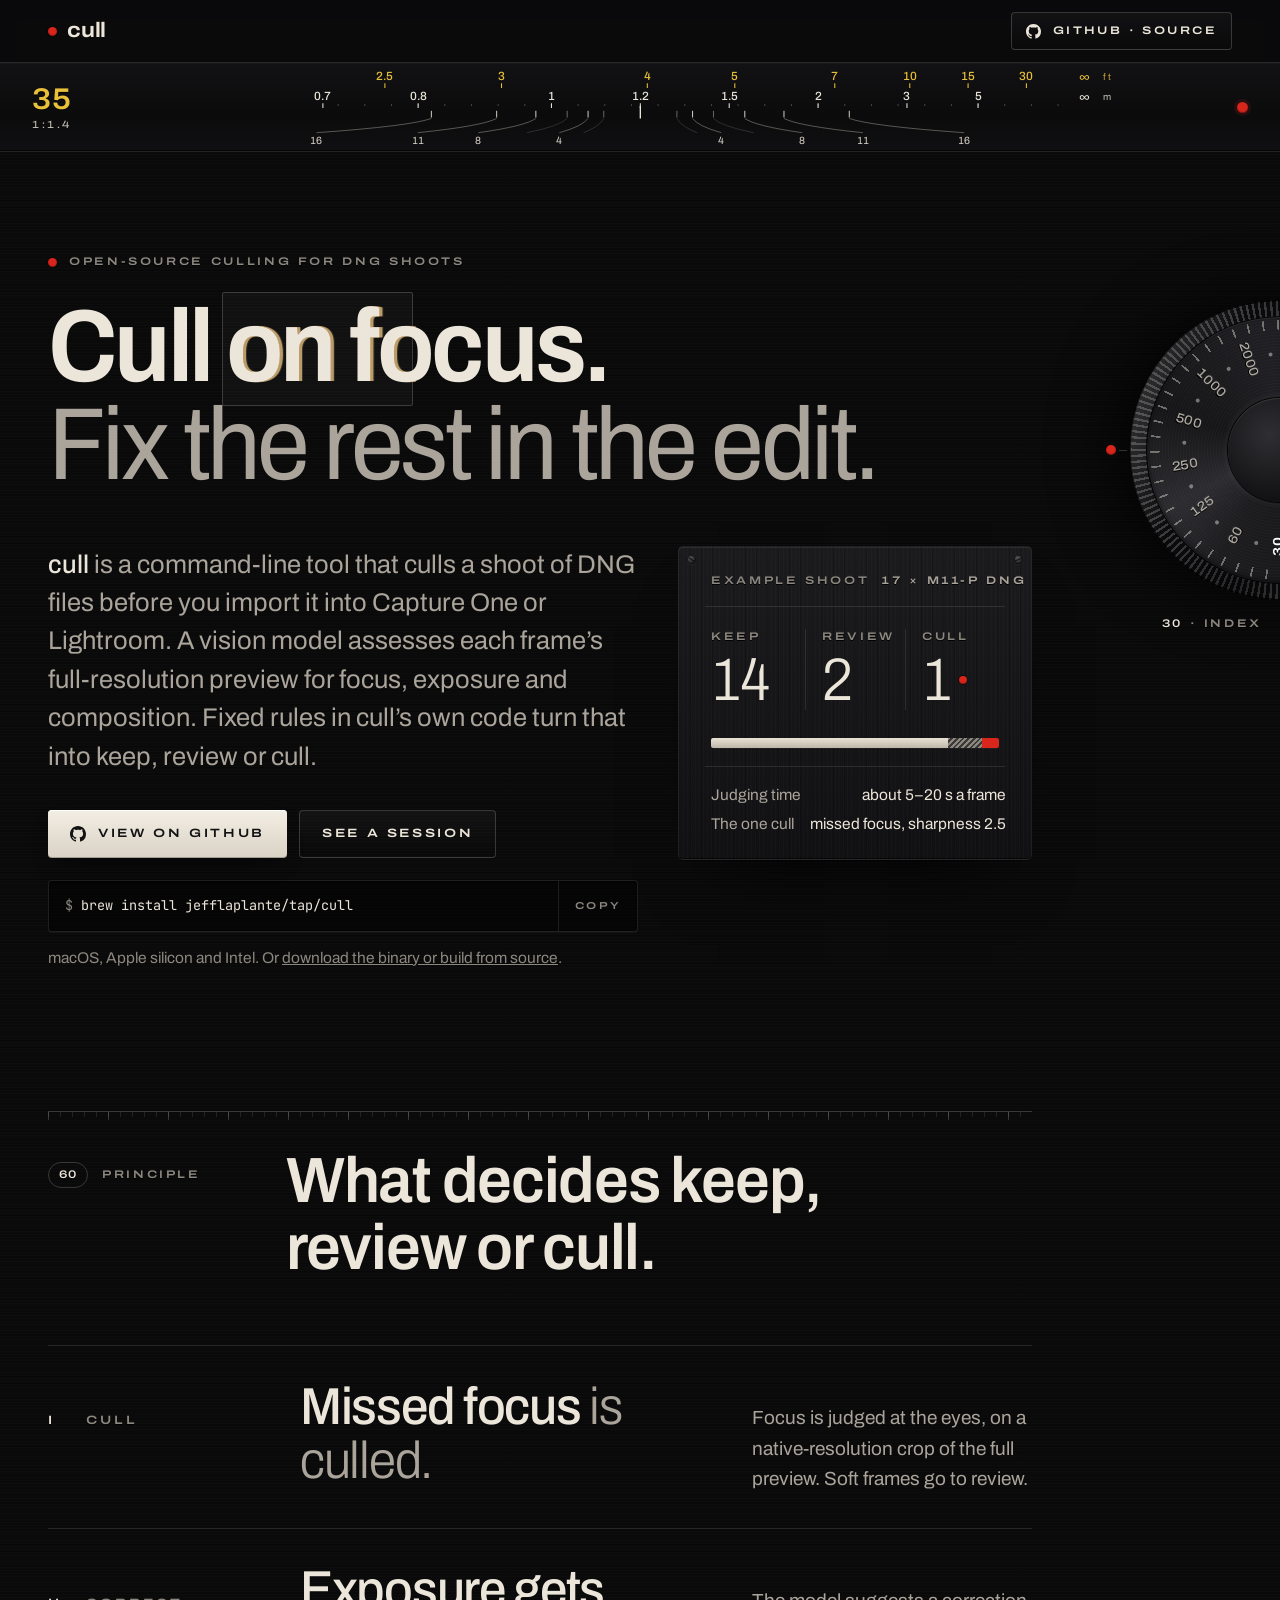
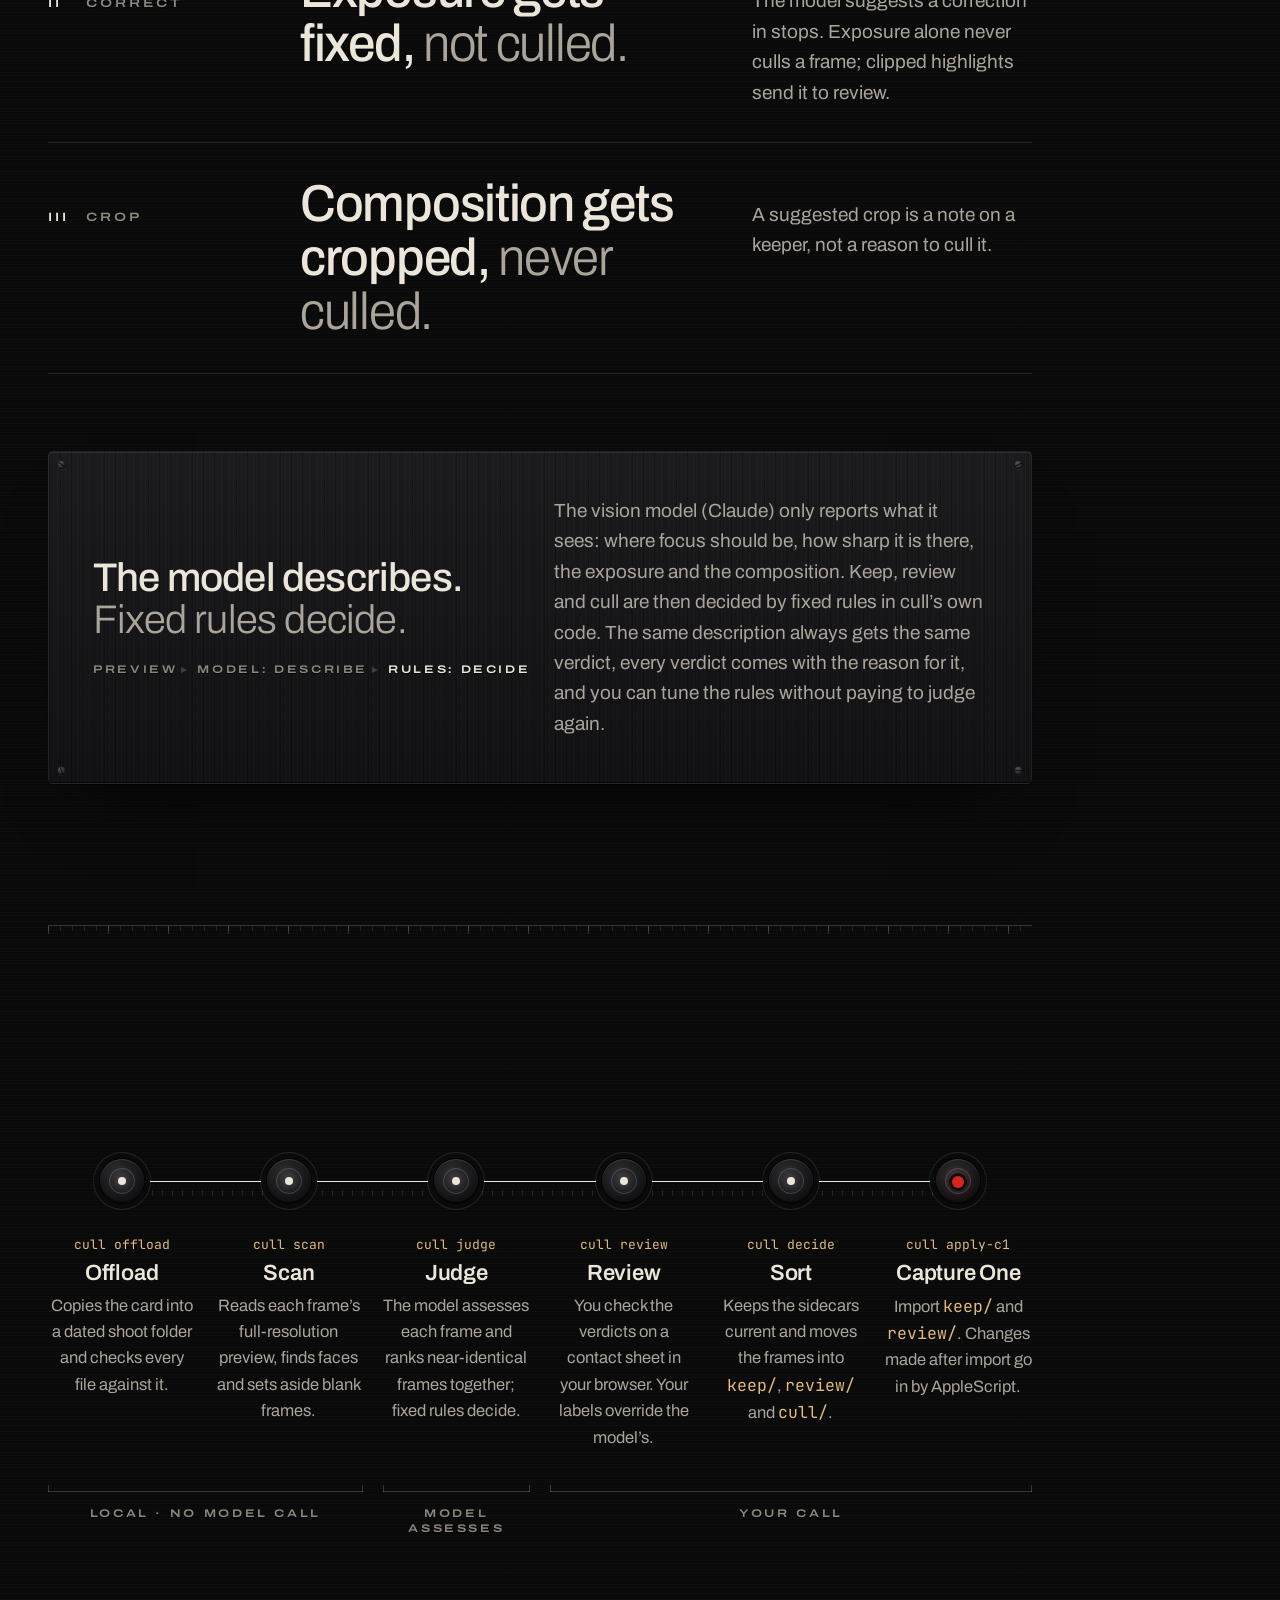
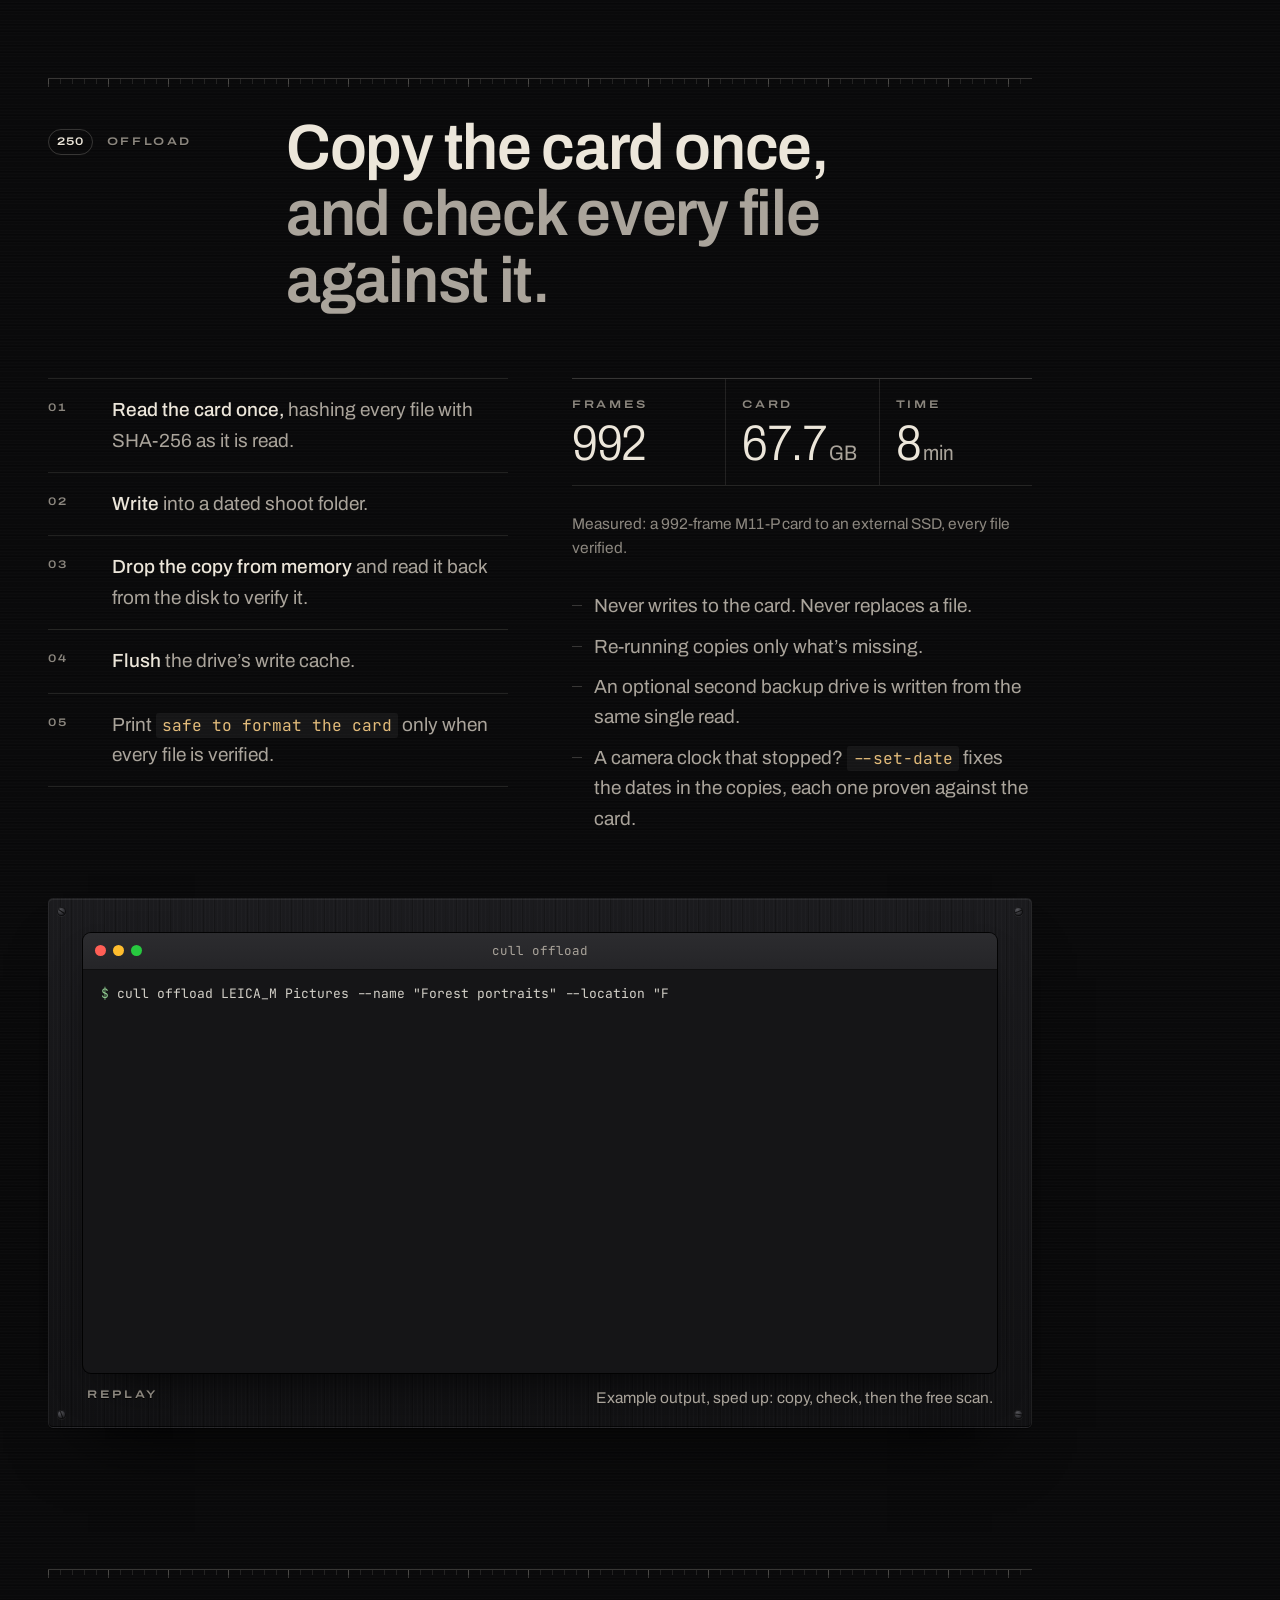
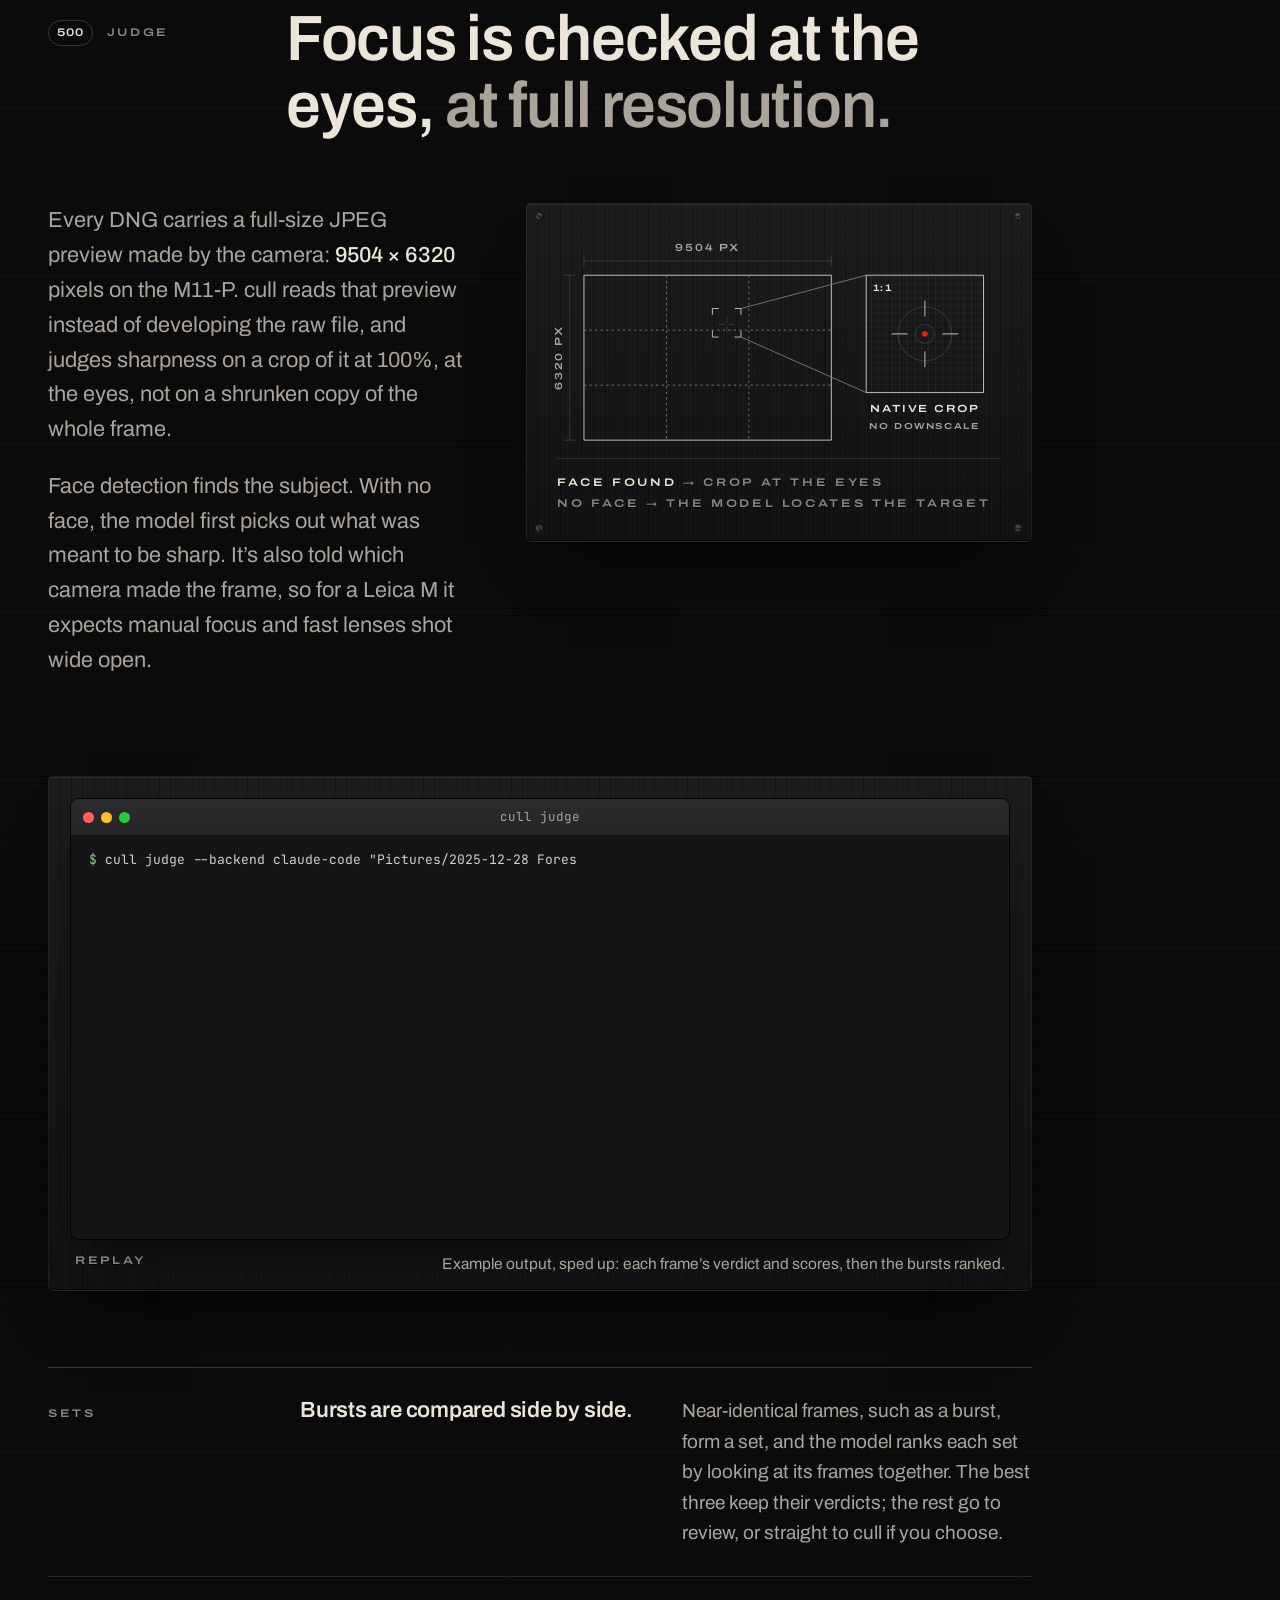
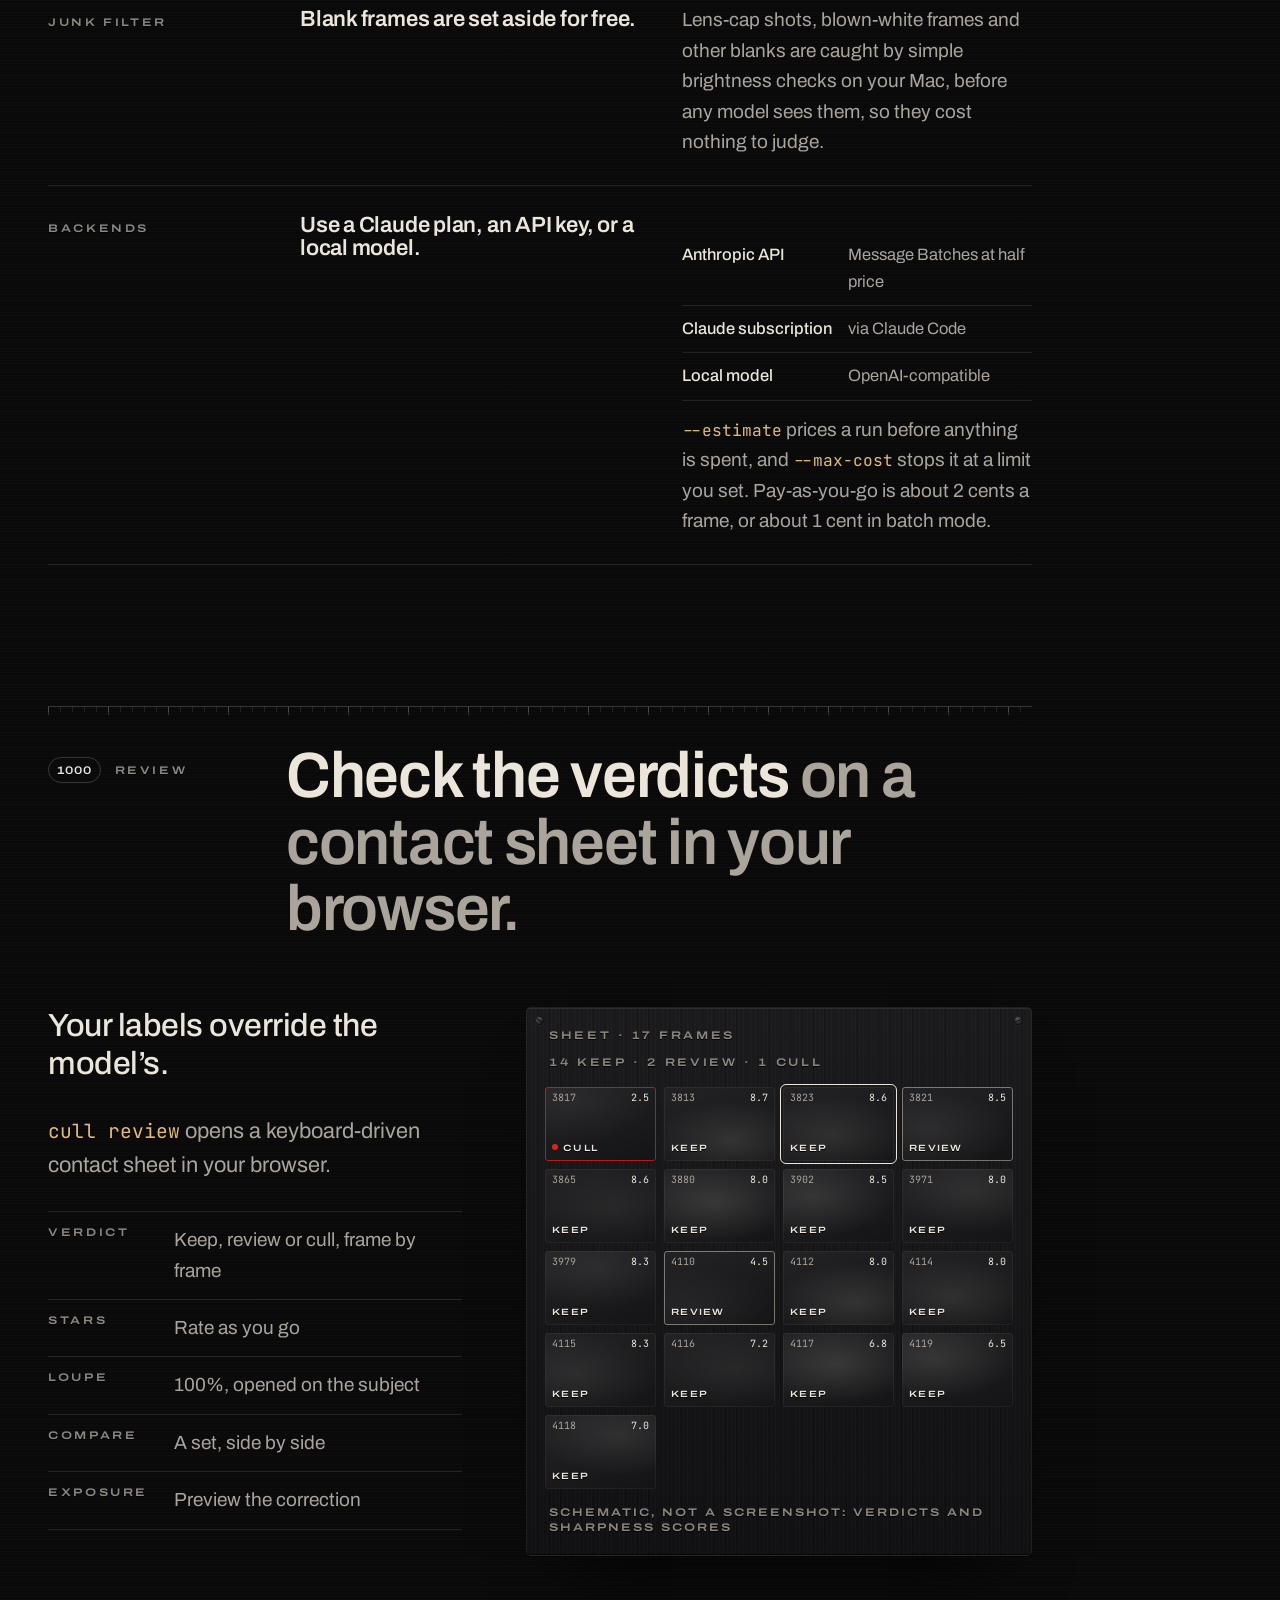
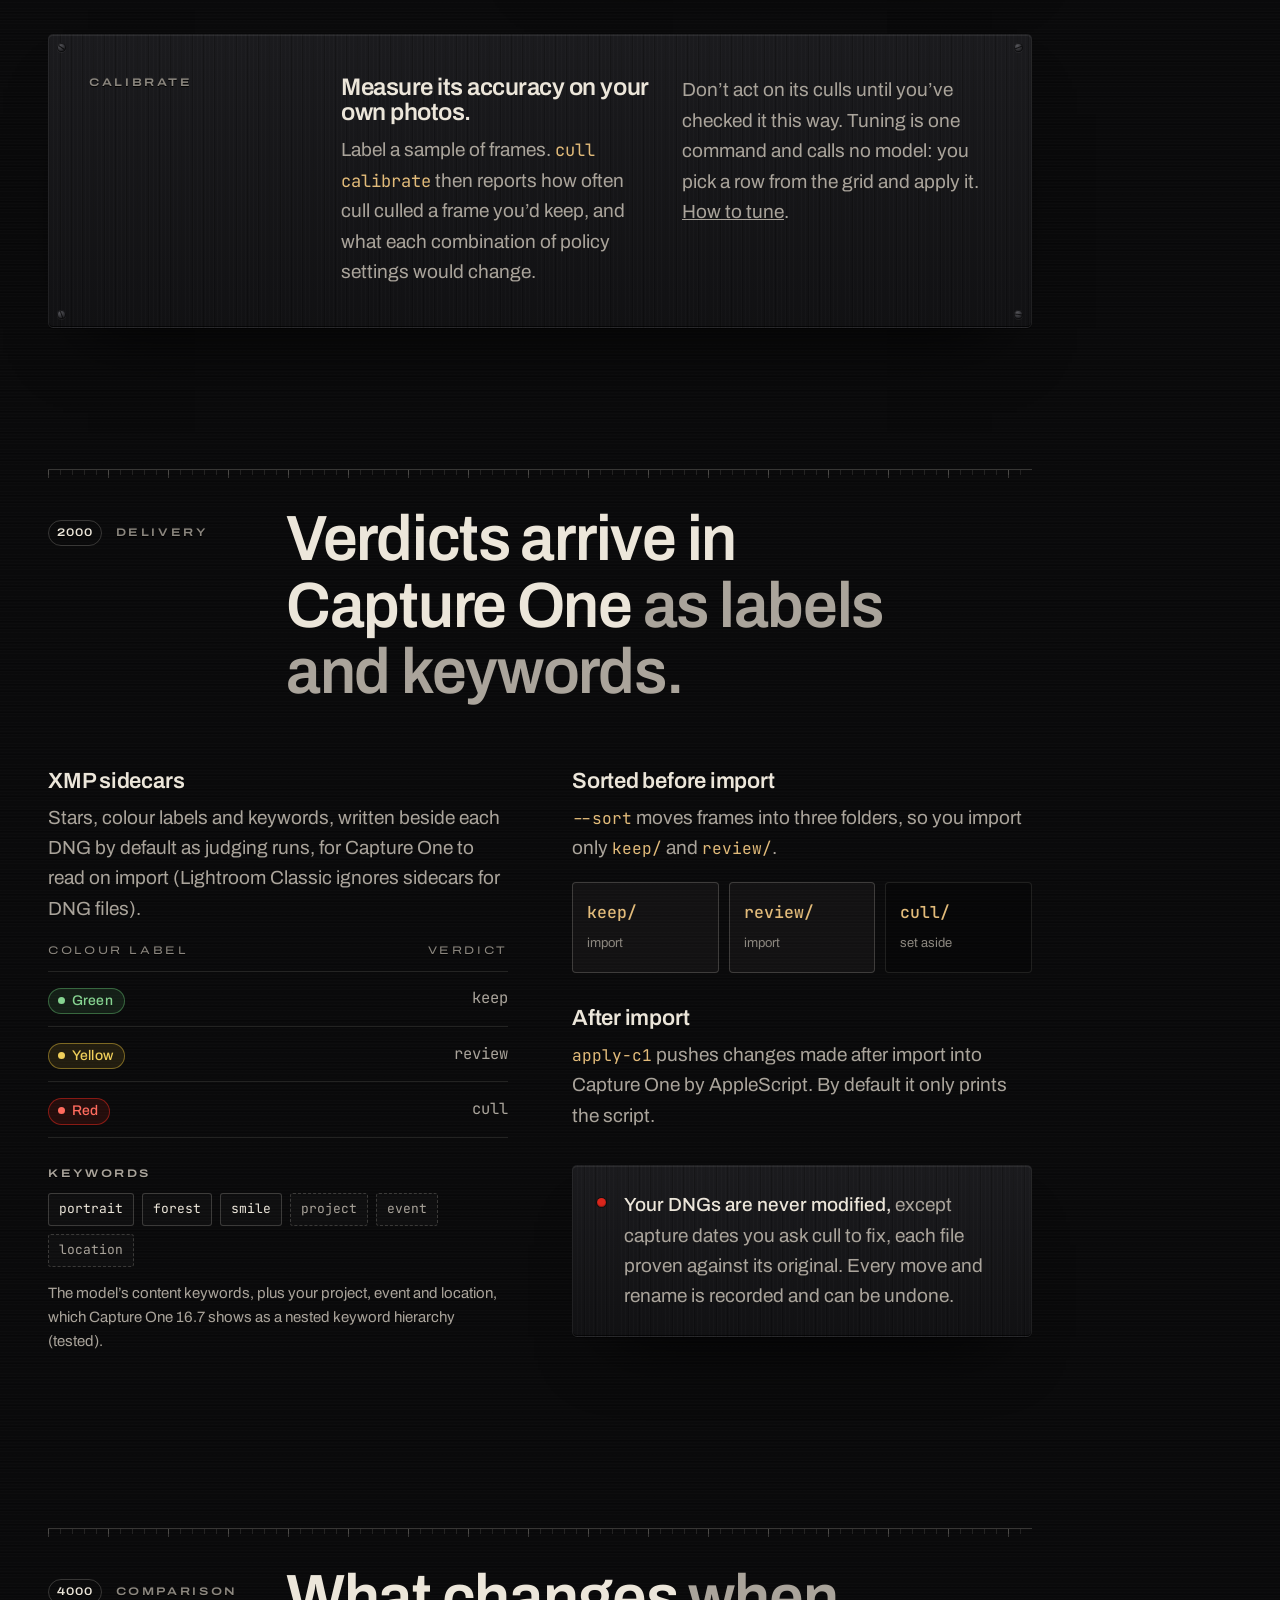
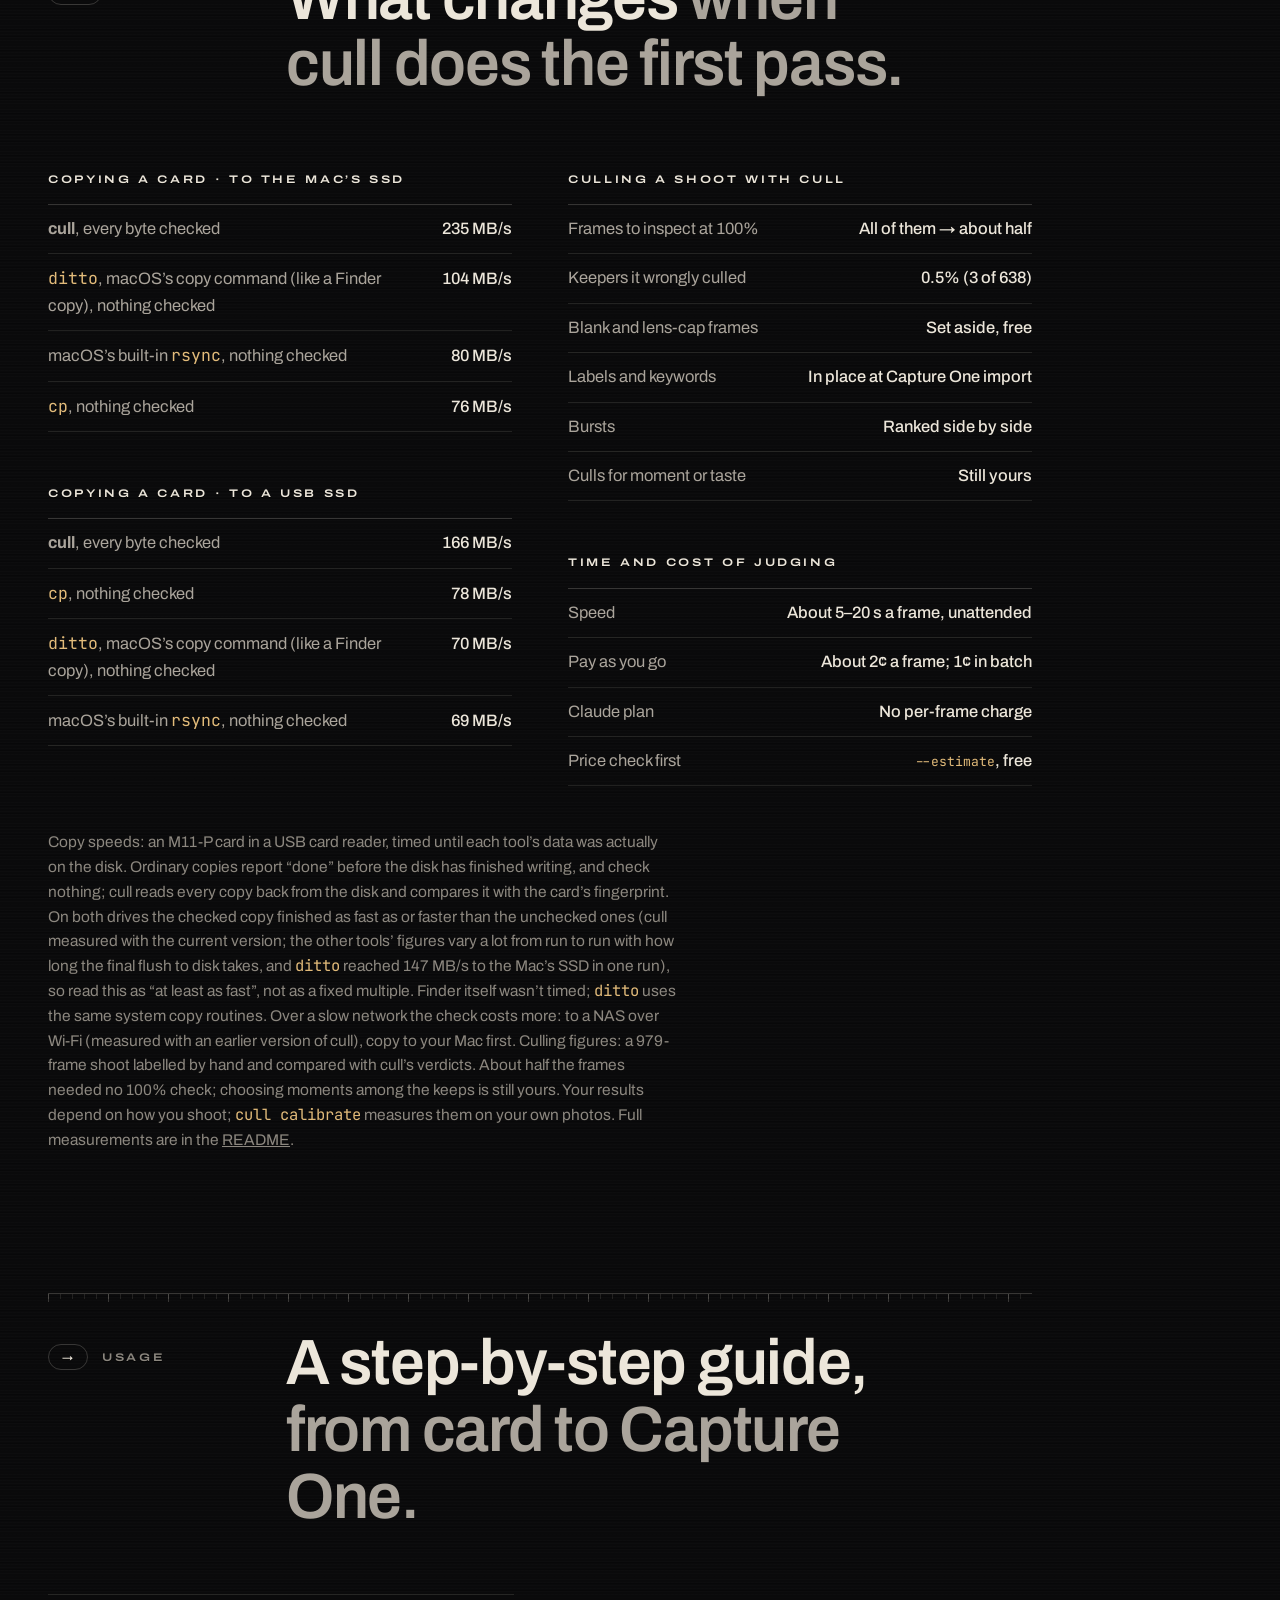
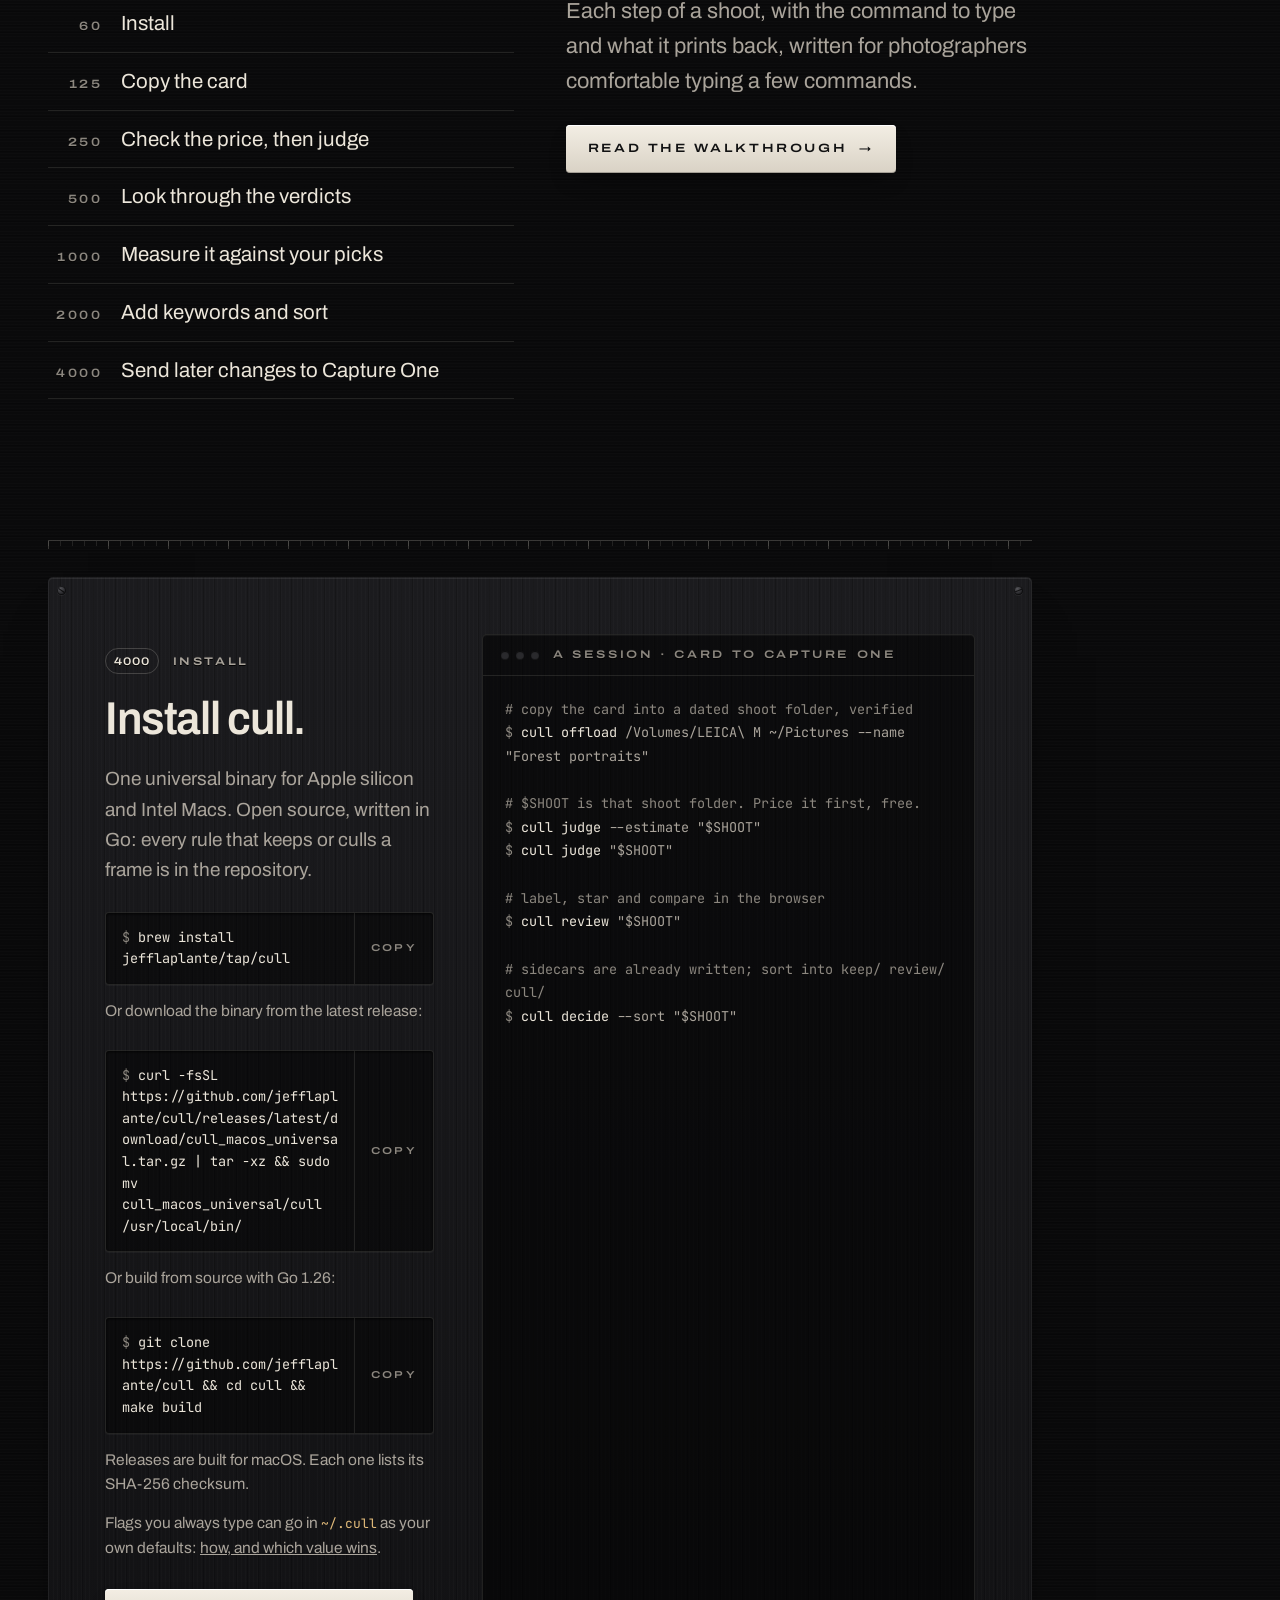
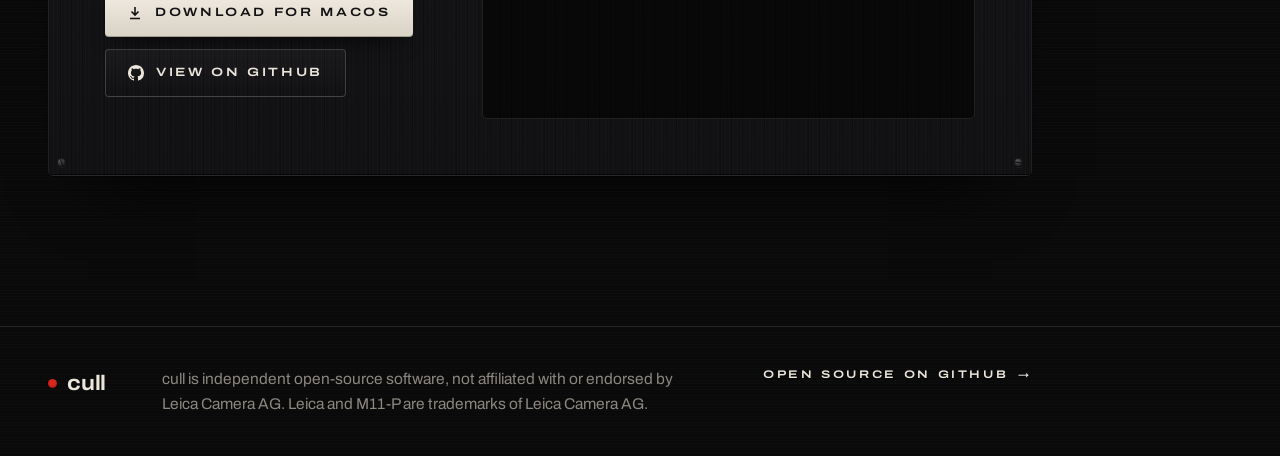
<file: index.html>
<!doctype html>
<html lang="en" data-vf>
<head>
<meta charset="utf-8">
<meta name="viewport" content="width=device-width, initial-scale=1">
<title>cull · culling for DNG shoots</title>
<meta name="description" content="cull is an open-source command-line tool that culls a shoot of DNG files before import. A vision model assesses each frame; fixed rules decide keep, review or cull.">
<meta name="color-scheme" content="dark">
<meta name="theme-color" content="#0a0a0b">
<link rel="icon" href="data:image/svg+xml,%3Csvg xmlns='http://www.w3.org/2000/svg' viewBox='0 0 32 32'%3E%3Crect width='32' height='32' rx='7' fill='%230a0a0b'/%3E%3Ccircle cx='16' cy='16' r='7' fill='%23d9261c'/%3E%3C/svg%3E">
<link rel="canonical" href="https://code.jefflaplante.com/cull/">
<meta property="og:type" content="website">
<meta property="og:title" content="cull · Cull on focus. Fix the rest in the edit.">
<meta property="og:description" content="Open-source culling for DNG shoots. Verified card offload, sharpness judged at the eyes at 100%, deterministic keep / review / cull, sidecars and keywords for Capture One.">
<meta property="og:url" content="https://code.jefflaplante.com/cull/">
<meta property="og:image" content="https://code.jefflaplante.com/cull/img/og.png">
<meta name="twitter:card" content="summary_large_image">
<link rel="preconnect" href="https://fonts.googleapis.com">
<link rel="preconnect" href="https://fonts.gstatic.com" crossorigin>
<link href="https://fonts.googleapis.com/css2?family=Archivo:wdth,wght@62..125,100..900&family=JetBrains+Mono:wght@400;500&display=swap" rel="stylesheet">
<script>document.documentElement.classList.add('js');</script>
<link rel="stylesheet" href="style.css">
</head>
<body>
<a class="skip" href="#main">Skip to content</a>

<header class="site-head">
  <div class="wrap">
    <a class="mark" href="#top" aria-label="cull, back to top"><span class="dot" aria-hidden="true"></span>cull</a>
    <nav class="top-nav eng" aria-label="Sections">
      <ul>
        <li><a href="#principle" data-nav="principle">Principle</a></li>
        <li><a href="#pipeline" data-nav="pipeline">Pipeline</a></li>
        <li><a href="#offload" data-nav="offload">Offload</a></li>
        <li><a href="#judge" data-nav="judge">Judge</a></li>
        <li><a href="#review" data-nav="review">Review</a></li>
        <li><a href="#delivery" data-nav="delivery">Delivery</a></li>
        <li><a href="#specification" data-nav="specification">Comparison</a></li>
        <li><a href="#install" data-nav="install">Install</a></li>
        <li><a href="usage.html">Usage</a></li>
      </ul>
    </nav>
    <a class="btn btn-ghost btn-sm head-cta" href="https://github.com/jefflaplante/cull">
      <svg width="15" height="15" viewBox="0 0 16 16" aria-hidden="true"><path fill="currentColor" d="M8 0C3.58 0 0 3.58 0 8c0 3.54 2.29 6.53 5.47 7.59.4.07.55-.17.55-.38 0-.19-.01-.82-.01-1.49-2.01.37-2.53-.49-2.69-.94-.09-.23-.48-.94-.82-1.13-.28-.15-.68-.52-.01-.53.63-.01 1.08.58 1.23.82.72 1.21 1.87.87 2.33.66.07-.52.28-.87.51-1.07-1.78-.2-3.64-.89-3.64-3.95 0-.87.31-1.59.82-2.15-.08-.2-.36-1.02.08-2.12 0 0 .67-.21 2.2.82.64-.18 1.32-.27 2-.27s1.36.09 2 .27c1.53-1.04 2.2-.82 2.2-.82.44 1.1.16 1.92.08 2.12.51.56.82 1.27.82 2.15 0 3.07-1.87 3.75-3.65 3.95.29.25.54.73.54 1.48 0 1.07-.01 1.93-.01 2.2 0 .21.15.46.55.38A8.01 8.01 0 0 0 16 8c0-4.42-3.58-8-8-8Z"/></svg>
      <span>GitHub<span class="lbl-long"> · source</span></span>
    </a>
  </div>
  <div class="barrel" aria-hidden="true">
    <div class="barrel-in">
      <div class="lens-id"><span class="fl">35</span><span class="ap">1:1.4</span></div>
      <svg class="scales" viewBox="0 0 900 80" preserveAspectRatio="xMidYMid meet"></svg>
      <span class="mount" title=""></span>
    </div>
  </div>
</header>

<main id="main">

<!-- 1 · INDEX -->
<section class="hero" id="top" data-n="30" data-name="Index" aria-labelledby="h-hero">
  <div class="wrap">
    <div class="reveal">
      <p class="kicker eng"><span class="dot" aria-hidden="true"></span>Open-source culling for DNG shoots</p>
      <h1 id="h-hero"><span class="rf" data-text="Cull on focus.">Cull on focus<span class="rf-dot">.</span></span><span class="l2">Fix the rest in the edit.</span></h1>
    </div>
    <div class="hero-grid">
      <div class="reveal">
        <p class="lede"><strong>cull</strong> is a command-line tool that culls a shoot of DNG files before you import it into Capture One or Lightroom. A vision model assesses each frame&rsquo;s full-resolution preview for focus, exposure and composition. Fixed rules in cull&rsquo;s own code turn that into keep, review or cull.</p>
        <div class="cta-row">
          <a class="btn btn-primary" href="https://github.com/jefflaplante/cull">
            <svg width="16" height="16" viewBox="0 0 16 16" aria-hidden="true"><path fill="currentColor" d="M8 0C3.58 0 0 3.58 0 8c0 3.54 2.29 6.53 5.47 7.59.4.07.55-.17.55-.38 0-.19-.01-.82-.01-1.49-2.01.37-2.53-.49-2.69-.94-.09-.23-.48-.94-.82-1.13-.28-.15-.68-.52-.01-.53.63-.01 1.08.58 1.23.82.72 1.21 1.87.87 2.33.66.07-.52.28-.87.51-1.07-1.78-.2-3.64-.89-3.64-3.95 0-.87.31-1.59.82-2.15-.08-.2-.36-1.02.08-2.12 0 0 .67-.21 2.2.82.64-.18 1.32-.27 2-.27s1.36.09 2 .27c1.53-1.04 2.2-.82 2.2-.82.44 1.1.16 1.92.08 2.12.51.56.82 1.27.82 2.15 0 3.07-1.87 3.75-3.65 3.95.29.25.54.73.54 1.48 0 1.07-.01 1.93-.01 2.2 0 .21.15.46.55.38A8.01 8.01 0 0 0 16 8c0-4.42-3.58-8-8-8Z"/></svg>
            View on GitHub
          </a>
          <a class="btn btn-ghost" href="usage.html">See a session</a>
        </div>
        <div class="snippet">
          <pre id="snip-hero" aria-label="Install command"><code><span class="p">$ </span>brew install jefflaplante/tap/cull</code></pre>
          <button class="copy" type="button" data-copy="snip-hero" aria-label="Copy install command">Copy</button>
        </div>
        <p class="req">macOS, Apple silicon and Intel. Or <a href="#install">download the binary or build from source</a>.</p>
      </div>

      <aside class="plate readout reveal" aria-labelledby="h-readout">
        <span class="screw tl" aria-hidden="true"></span><span class="screw tr" aria-hidden="true"></span>
        <div class="readout-head">
          <h2 class="eng" id="h-readout">Example shoot</h2>
          <span class="eng"><span class="num">17</span> × <span class="nb">M11-P</span> DNG</span>
        </div>
        <dl class="tally">
          <div><dt class="eng">Keep</dt><dd class="num" data-count="14">14</dd></div>
          <div><dt class="eng">Review</dt><dd class="num" data-count="2">2</dd></div>
          <div><dt class="eng">Cull</dt><dd class="num"><span data-count="1">1</span><span class="dot" aria-hidden="true"></span></dd></div>
        </dl>
        <div class="meter" aria-hidden="true"><i class="m-k"></i><i class="m-r"></i><i class="m-c"></i></div>
        <div class="readout-foot">
          <div class="row"><span>Judging time</span><span>about 5&ndash;20 s a frame</span></div>
          <div class="row"><span>The one cull</span><span>missed focus, sharpness <span class="num">2.5</span></span></div>
        </div>
      </aside>
    </div>
  </div>
</section>

<!-- 2 · PRINCIPLE -->
<section class="sec" id="principle" data-n="60" data-name="Principle" aria-labelledby="h-principle">
  <div class="wrap">
    <div class="rule" aria-hidden="true"></div>
    <header class="sec-head reveal">
      <p class="sec-no eng"><b>60</b> Principle</p>
      <h2 id="h-principle">What decides keep, review or cull.</h2>
    </header>
    <ol class="creed">
      <li class="reveal">
        <span class="roman eng"><b>I</b>Cull</span>
        <h3>Missed focus <em>is culled.</em></h3>
        <p>Focus is judged at the eyes, on a native-resolution crop of the full preview. Soft frames go to review.</p>
      </li>
      <li class="reveal">
        <span class="roman eng"><b>II</b>Correct</span>
        <h3>Exposure gets fixed, <em>not culled.</em></h3>
        <p>The model suggests a correction in stops. Exposure alone never culls a frame; clipped highlights send it to review.</p>
      </li>
      <li class="reveal">
        <span class="roman eng"><b>III</b>Crop</span>
        <h3>Composition gets cropped, <em>never culled.</em></h3>
        <p>A suggested crop is a note on a keeper, not a reason to cull it.</p>
      </li>
    </ol>

    <div class="plate decides reveal">
      <span class="screw tl" aria-hidden="true"></span><span class="screw tr" aria-hidden="true"></span><span class="screw bl" aria-hidden="true"></span><span class="screw br" aria-hidden="true"></span>
      <div>
        <h3>The model describes.<br><span>Fixed rules decide.</span></h3>
        <div class="flow" aria-hidden="true">
          <span class="eng">Preview</span><i></i><span class="eng">Model: describe</span><i></i><span class="eng" style="color:var(--text)">Rules: decide</span>
        </div>
      </div>
      <p>The vision model (Claude) only reports what it sees: where focus should be, how sharp it is there, the exposure and the composition. Keep, review and cull are then decided by fixed rules in cull&rsquo;s own code. The same description always gets the same verdict, every verdict comes with the reason for it, and you can tune the rules without paying to judge again.</p>
    </div>
  </div>
</section>

<!-- 4 · PIPELINE -->
<section class="sec" id="pipeline" data-n="125" data-name="Pipeline" aria-labelledby="h-pipeline">
  <div class="wrap">
    <div class="rule" aria-hidden="true"></div>
    <header class="sec-head reveal">
      <p class="sec-no eng"><b>125</b> Pipeline</p>
      <div>
        <h2 id="h-pipeline">Six steps, <span>from memory card to Capture One.</span></h2>
      </div>
    </header>

    <div class="schem" id="schem">
    <ol class="stations">
      <li class="station" style="--i:0">
        <span class="node" aria-hidden="true"></span>
        <code class="cmd">cull offload</code>
        <h3>Offload</h3>
        <p>Copies the card into a dated shoot folder and checks every file against it.</p>
        <span class="phase eng">Local · no model</span>
      </li>
      <li class="station" style="--i:1">
        <span class="node" aria-hidden="true"></span>
        <code class="cmd">cull scan</code>
        <h3>Scan</h3>
        <p>Reads each frame&rsquo;s full-resolution preview, finds faces and sets aside blank frames.</p>
        <span class="phase eng">Local · no model</span>
      </li>
      <li class="station" style="--i:2">
        <span class="node" aria-hidden="true"></span>
        <code class="cmd">cull judge</code>
        <h3>Judge</h3>
        <p>The model assesses each frame and ranks near-identical frames together; fixed rules decide.</p>
        <span class="phase eng">Model assesses · rules decide</span>
      </li>
      <li class="station" style="--i:3">
        <span class="node" aria-hidden="true"></span>
        <code class="cmd">cull review</code>
        <h3>Review</h3>
        <p>You check the verdicts on a contact sheet in your browser. Your labels override the model&rsquo;s.</p>
        <span class="phase eng">Your call</span>
      </li>
      <li class="station" style="--i:4">
        <span class="node" aria-hidden="true"></span>
        <code class="cmd">cull decide</code>
        <h3>Sort</h3>
        <p>Keeps the sidecars current and moves the frames into <code>keep/</code>, <code>review/</code> and <code>cull/</code>.</p>
        <span class="phase eng">Your call</span>
      </li>
      <li class="station" style="--i:5">
        <span class="node" aria-hidden="true"></span>
        <code class="cmd">cull apply-c1</code>
        <h3>Capture One</h3>
        <p>Import <code>keep/</code> and <code>review/</code>. Changes made after import go in by AppleScript.</p>
        <span class="phase eng">Your call</span>
      </li>
    </ol>
    <div class="schem-rail" aria-hidden="true"><span class="fill"></span></div>
    <div class="schem-dots" aria-hidden="true"><span class="red"></span></div>
    </div>
    <div class="brackets" aria-hidden="true">
      <span class="brk b1 eng">Local · no model call</span>
      <span class="brk b2 eng">Model assesses</span>
      <span class="brk b3 eng">Your call</span>
    </div>
  </div>
</section>

<!-- 8 · OFFLOAD -->
<section class="sec" id="offload" data-n="250" data-name="Offload" aria-labelledby="h-offload">
  <div class="wrap">
    <div class="rule" aria-hidden="true"></div>
    <header class="sec-head reveal">
      <p class="sec-no eng"><b>250</b> Offload</p>
      <div>
        <h2 id="h-offload">Copy the card once, <span>and check every file against it.</span></h2>
      </div>
    </header>

    <div class="split">
      <div class="reveal">
        <ol class="procedure">
          <li><span><strong>Read the card once,</strong> hashing every file with SHA-256 as it is read.</span></li>
          <li><span><strong>Write</strong> into a dated shoot folder.</span></li>
          <li><span><strong>Drop the copy from memory</strong> and read it back from the disk to verify it.</span></li>
          <li><span><strong>Flush</strong> the drive&rsquo;s write cache.</span></li>
          <li><span>Print <code>safe to format the card</code> only when every file is verified.</span></li>
        </ol>
      </div>
      <div class="reveal">
        <dl class="figures">
          <div><dt class="eng">Frames</dt><dd class="num" data-count="992">992</dd></div>
          <div><dt class="eng">Card</dt><dd class="num"><span data-count="67.7" data-dec="1">67.7</span><small>GB</small></dd></div>
          <div><dt class="eng">Time</dt><dd class="num"><span data-count="8">8</span><small>min</small></dd></div>
        </dl>
        <p class="fig-note">Measured: a 992-frame <span class="nb">M11-P</span> card to an external SSD, every file verified.</p>

        <ul class="notes">
          <li>Never writes to the card. Never replaces a file.</li>
          <li>Re-running copies only what&rsquo;s missing.</li>
          <li>An optional second backup drive is written from the same single read.</li>
          <li>A camera clock that stopped? <code>--set-date</code> fixes the dates in the copies, each one proven against the card.</li>
        </ul>
      </div>
    </div>
    <div class="plate shots-wide reveal">
      <span class="screw tl" aria-hidden="true"></span><span class="screw tr" aria-hidden="true"></span><span class="screw bl" aria-hidden="true"></span><span class="screw br" aria-hidden="true"></span>
        <figure class="shot">
        <div class="replay" data-replay="offload" data-title="cull offload"><img class="replay-fallback" src="img/offload-scanning.png" width="972" height="306" decoding="async" loading="lazy" alt="The scan after offload: frames listed with their 9504x6320 preview and a detected face score."></div>
        <figcaption><span class="eng">Replay</span><span>Example output, sped up: copy, check, then the free scan.</span></figcaption>
      </figure>
    </div>
  </div>
</section>

<!-- 15 · JUDGE -->
<section class="sec" id="judge" data-n="500" data-name="Judge" aria-labelledby="h-judge">
  <div class="wrap">
    <div class="rule" aria-hidden="true"></div>
    <header class="sec-head reveal">
      <p class="sec-no eng"><b>500</b> Judge</p>
      <div>
        <h2 id="h-judge">Focus is checked at the eyes, <span>at full resolution.</span></h2>
      </div>
    </header>

    <div class="split wide-r">
      <div class="reveal">
        <p class="lede">Every DNG carries a full-size JPEG preview made by the camera: <strong>9504 × 6320</strong> pixels on the <span class="nb">M11-P</span>. cull reads that preview instead of developing the raw file, and judges sharpness on a crop of it at 100%, at the eyes, not on a shrunken copy of the whole frame.</p>
        <p class="lede">Face detection finds the subject. With no face, the model first picks out what was meant to be sharp. It&rsquo;s also told which camera made the frame, so for a Leica M it expects manual focus and fast lenses shot wide open.</p>
      </div>
      <figure class="plate diagram reveal" style="margin:0">
        <span class="screw tl" aria-hidden="true"></span><span class="screw tr" aria-hidden="true"></span><span class="screw bl" aria-hidden="true"></span><span class="screw br" aria-hidden="true"></span>
        <svg viewBox="0 0 560 254" role="img" aria-labelledby="dg-t dg-d">
          <title id="dg-t">Native-resolution focus crop</title>
          <desc id="dg-d">A technical drawing of the full 9504 by 6320 pixel preview. The focus target is marked inside the frame and lifted out at one-to-one scale into a loupe, instead of being judged from a downscaled frame.</desc>
          <defs>
            <pattern id="px" width="9" height="9" patternUnits="userSpaceOnUse">
              <path d="M9 0H0V9" fill="none" stroke="rgba(236,230,218,.09)" stroke-width="1"/>
            </pattern>
          </defs>
          <!-- dimension: width -->
          <g class="fade">
            <line class="s2" x1="34" y1="34" x2="346" y2="34"/>
            <line class="s2" x1="34" y1="27" x2="34" y2="41"/>
            <line class="s2" x1="346" y1="27" x2="346" y2="41"/>
            <text x="190" y="22" text-anchor="middle">9504 PX</text>
            <!-- dimension: height -->
            <line class="s2" x1="16" y1="52" x2="16" y2="260"/>
            <line class="s2" x1="9" y1="52" x2="23" y2="52"/>
            <line class="s2" x1="9" y1="260" x2="23" y2="260"/>
            <text x="0" y="0" text-anchor="middle" transform="translate(6 156) rotate(-90)">6320 PX</text>
          </g>
          <!-- frame -->
          <rect class="s draw" pathLength="1" x="34" y="52" width="312" height="208"/>
          <g class="fade">
            <line class="s3" x1="138" y1="52" x2="138" y2="260"/>
            <line class="s3" x1="242" y1="52" x2="242" y2="260"/>
            <line class="s3" x1="34" y1="121.3" x2="346" y2="121.3"/>
            <line class="s3" x1="34" y1="190.6" x2="346" y2="190.6"/>
          </g>
          <!-- focus target -->
          <g class="d2">
            <path class="s draw d2" pathLength="1" d="M196 102v-8h8 M224 94h8v8 M232 122v8h-8 M204 130h-8v-8"/>
            <path class="s2 draw d2" pathLength="1" d="M214 104v8 M214 116v8 M204 114h8 M216 114h8"/>
          </g>
          <!-- magnification lines -->
          <path class="s3 draw d3" pathLength="1" d="M232 94L390 52"/>
          <path class="s3 draw d3" pathLength="1" d="M232 130L390 200"/>
          <!-- loupe -->
          <rect x="390" y="52" width="148" height="148" fill="url(#px)" class="fade"/>
          <rect class="s draw d3" pathLength="1" x="390" y="52" width="148" height="148"/>
          <g class="fade">
            <circle class="s2" cx="464" cy="126" r="34"/>
            <circle class="s2" cx="464" cy="126" r="12"/>
            <line class="s" x1="464" y1="84" x2="464" y2="104"/>
            <line class="s" x1="464" y1="148" x2="464" y2="168"/>
            <line class="s" x1="422" y1="126" x2="442" y2="126"/>
            <line class="s" x1="486" y1="126" x2="506" y2="126"/>
            <circle cx="464" cy="126" r="3.5" fill="#d9261c"/>
            <text x="398" y="72" class="t-hi small" style="font-size:12px">1:1</text>
            <text x="464" y="224" text-anchor="middle" class="t-hi">NATIVE CROP</text>
            <text x="464" y="246" text-anchor="middle" class="small" style="font-size:11px">NO DOWNSCALE</text>
          </g>
        </svg>
        <figcaption class="dg-cap">
          <span class="eng"><b>Face found</b> → crop at the eyes</span>
          <span class="eng">No face → the model locates the target</span>
        </figcaption>
      </figure>
    </div>

    <div class="split" style="margin-top:clamp(48px,6vw,80px)">
      <figure class="plate shot pad reveal" style="grid-column:1/-1">
        <div class="replay" data-replay="judge" data-title="cull judge"><img class="replay-fallback" src="img/judge-ranking.png" width="1026" height="566" decoding="async" loading="lazy" alt="cull judge after a full run: 17 frames with verdicts and scores; keep 14, review 2, cull 1."></div>
        <figcaption><span class="eng">Replay</span><span>Example output, sped up: each frame&rsquo;s verdict and scores, then the bursts ranked.</span></figcaption>
      </figure>
    </div>

    <div class="facts">
      <div class="fact reveal">
        <span class="eng">Sets</span>
        <h3>Bursts are compared side by side.</h3>
        <p>Near-identical frames, such as a burst, form a set, and the model ranks each set by looking at its frames together. The best three keep their verdicts; the rest go to review, or straight to cull if you choose.</p>
      </div>
      <div class="fact reveal">
        <span class="eng">Junk filter</span>
        <h3>Blank frames are set aside for free.</h3>
        <div>
          <p>Lens-cap shots, blown-white frames and other blanks are caught by simple brightness checks on your Mac, before any model sees them, so they cost nothing to judge.</p>
        </div>
      </div>
      <div class="fact reveal">
        <span class="eng">Backends</span>
        <h3>Use a Claude plan, an API key, or a local model.</h3>
        <div>
          <table class="backends">
            <caption class="sr-only">Model backends</caption>
            <tbody>
              <tr><th scope="row">Anthropic API</th><td>Message Batches at half price</td></tr>
              <tr><th scope="row">Claude subscription</th><td>via Claude Code</td></tr>
              <tr><th scope="row">Local model</th><td>OpenAI-compatible</td></tr>
            </tbody>
          </table>
          <p style="margin-top:14px"><code>--estimate</code> prices a run before anything is spent, and <code>--max-cost</code> stops it at a limit you set. Pay-as-you-go is about 2 cents a frame, or about 1 cent in batch mode.</p>
        </div>
      </div>
    </div>
  </div>
</section>

<!-- 30 · REVIEW -->
<section class="sec" id="review" data-n="1000" data-name="Review" aria-labelledby="h-review">
  <div class="wrap">
    <div class="rule" aria-hidden="true"></div>
    <header class="sec-head reveal">
      <p class="sec-no eng"><b>1000</b> Review</p>
      <div>
        <h2 id="h-review">Check the verdicts <span>on a contact sheet in your browser.</span></h2>
      </div>
    </header>

    <div class="split wide-r">
      <div class="reveal">
        <p class="pull">Your labels override the model&rsquo;s.</p>
        <p class="lede" style="margin-bottom:28px"><code style="font-size:.9em">cull review</code> opens a keyboard-driven contact sheet in your browser.</p>
        <dl class="legend">
          <div><dt class="eng">Verdict</dt><dd>Keep, review or cull, frame by frame</dd></div>
          <div><dt class="eng">Stars</dt><dd>Rate as you go</dd></div>
          <div><dt class="eng">Loupe</dt><dd>100%, opened on the subject</dd></div>
          <div><dt class="eng">Compare</dt><dd>A set, side by side</dd></div>
          <div><dt class="eng">Exposure</dt><dd>Preview the correction</dd></div>
        </dl>
      </div>

      <figure class="plate sheet reveal" style="margin:0">
        <span class="screw tl" aria-hidden="true"></span><span class="screw tr" aria-hidden="true"></span>
        <div class="sheet-bar" aria-hidden="true">
          <span class="eng">Sheet · 17 frames</span>
          <span class="eng"><span class="num">14</span> keep · <span class="num">2</span> review · <span class="num">1</span> cull</span>
        </div>
        <ul class="tiles" id="tiles" aria-hidden="true"></ul>
        <figcaption class="eng" style="padding:16px 4px 2px;letter-spacing:.18em">Schematic, not a screenshot: verdicts and sharpness scores</figcaption>
      </figure>
    </div>

    <div class="plate calib reveal">
      <span class="screw tl" aria-hidden="true"></span><span class="screw tr" aria-hidden="true"></span><span class="screw bl" aria-hidden="true"></span><span class="screw br" aria-hidden="true"></span>
      <span class="eng">Calibrate</span>
      <div>
        <h3>Measure its accuracy on your own photos.</h3>
        <p>Label a sample of frames. <code style="font-size:.9em">cull calibrate</code> then reports how often cull culled a frame you&rsquo;d keep, and what each combination of policy settings would change.</p>
      </div>
      <p>Don&rsquo;t act on its culls until you&rsquo;ve checked it this way. Tuning is one command and calls no model: you pick a row from the grid and apply it. <a href="usage.html#tune">How to tune</a>.</p>
    </div>
  </div>
</section>

<!-- 60 · DELIVERY -->
<section class="sec" id="delivery" data-n="2000" data-name="Delivery" aria-labelledby="h-delivery">
  <div class="wrap">
    <div class="rule" aria-hidden="true"></div>
    <header class="sec-head reveal">
      <p class="sec-no eng"><b>2000</b> Delivery</p>
      <div>
        <h2 id="h-delivery">Verdicts arrive in Capture One <span>as labels and keywords.</span></h2>
      </div>
    </header>

    <div class="split">
      <div class="reveal">
        <div class="sub">
          <h3>XMP sidecars</h3>
          <p>Stars, colour labels and keywords, written beside each DNG by default as judging runs, for Capture One to read on import (Lightroom Classic ignores sidecars for DNG files).</p>
          <table class="labels-tbl">
            <caption class="sr-only">Colour labels by verdict</caption>
            <thead><tr><th scope="col" class="eng">Colour label</th><th scope="col" class="eng" style="text-align:right">Verdict</th></tr></thead>
            <tbody>
              <tr><td><span class="lbl g">Green</span></td><td>keep</td></tr>
              <tr><td><span class="lbl y">Yellow</span></td><td>review</td></tr>
              <tr><td><span class="lbl r">Red</span></td><td>cull</td></tr>
            </tbody>
          </table>
          <p class="eng" style="margin:0">Keywords</p>
          <ul class="chips" aria-label="Example keywords">
            <li>portrait</li><li>forest</li><li>smile</li>
            <li class="you">project</li><li class="you">event</li><li class="you">location</li>
          </ul>
          <p style="margin-top:14px;font-size:15px">The model&rsquo;s content keywords, plus your project, event and location, which Capture One 16.7 shows as a nested keyword hierarchy (tested).</p>
        </div>
      </div>

      <div class="reveal">
        <div class="sub">
          <h3>Sorted before import</h3>
          <p><code>--sort</code> moves frames into three folders, so you import only <code>keep/</code> and <code>review/</code>.</p>
          <div class="folders">
            <div class="folder imp"><b>keep/</b><span>import</span></div>
            <div class="folder imp"><b>review/</b><span>import</span></div>
            <div class="folder"><b>cull/</b><span>set aside</span></div>
          </div>
        </div>
        <div class="sub">
          <h3>After import</h3>
          <p><code>apply-c1</code> pushes changes made after import into Capture One by AppleScript. By default it only prints the script.</p>
        </div>
        <div class="plate safety">
          <span class="dot" aria-hidden="true" style="margin-top:8px;flex:none"></span>
          <p><strong>Your DNGs are never modified,</strong> except capture dates you ask cull to fix, each file proven against its original. Every move and rename is recorded and can be undone.</p>
        </div>
      </div>
    </div>
  </div>
</section>

<!-- 125 · SPECIFICATION -->
<section class="sec" id="specification" data-n="4000" data-name="Comparison" aria-labelledby="h-spec">
  <div class="wrap">
    <div class="rule" aria-hidden="true"></div>
    <header class="sec-head reveal">
      <p class="sec-no eng"><b>4000</b> Comparison</p>
      <div>
        <h2 id="h-spec">What changes <span>when cull does the first pass.</span></h2>
      </div>
    </header>

    <div class="spec reveal">
      <div>
        <table>
          <caption><span class="eng">Copying a card · to the Mac&rsquo;s SSD</span></caption>
          <tbody>
            <tr><th scope="row"><strong>cull</strong>, every byte checked</th><td class="nw">235 MB/s</td></tr>
            <tr><th scope="row"><code>ditto</code>, macOS&rsquo;s copy command (like a Finder copy), nothing checked</th><td class="nw">104 MB/s</td></tr>
            <tr><th scope="row">macOS&rsquo;s built-in <code>rsync</code>, nothing checked</th><td class="nw">80 MB/s</td></tr>
            <tr><th scope="row"><code>cp</code>, nothing checked</th><td class="nw">76 MB/s</td></tr>
          </tbody>
        </table>
        <table>
          <caption><span class="eng">Copying a card · to a USB SSD</span></caption>
          <tbody>
            <tr><th scope="row"><strong>cull</strong>, every byte checked</th><td class="nw">166 MB/s</td></tr>
            <tr><th scope="row"><code>cp</code>, nothing checked</th><td class="nw">78 MB/s</td></tr>
            <tr><th scope="row"><code>ditto</code>, macOS&rsquo;s copy command (like a Finder copy), nothing checked</th><td class="nw">70 MB/s</td></tr>
            <tr><th scope="row">macOS&rsquo;s built-in <code>rsync</code>, nothing checked</th><td class="nw">69 MB/s</td></tr>
          </tbody>
        </table>
      </div>
      <div>
        <table>
          <caption><span class="eng">Culling a shoot with cull</span></caption>
          <tbody>
            <tr><th scope="row">Frames to inspect at 100%</th><td>All of them &rarr; about half</td></tr>
            <tr><th scope="row">Keepers it wrongly culled</th><td>0.5% (3 of 638)</td></tr>
            <tr><th scope="row">Blank and lens-cap frames</th><td>Set aside, free</td></tr>
            <tr><th scope="row">Labels and keywords</th><td>In place at Capture One import</td></tr>
            <tr><th scope="row">Bursts</th><td>Ranked side by side</td></tr>
            <tr><th scope="row">Culls for moment or taste</th><td>Still yours</td></tr>
          </tbody>
        </table>
        <table>
          <caption><span class="eng">Time and cost of judging</span></caption>
          <tbody>
            <tr><th scope="row">Speed</th><td>About 5&ndash;20 s a frame, unattended</td></tr>
            <tr><th scope="row">Pay as you go</th><td>About 2&cent; a frame; 1&cent; in batch</td></tr>
            <tr><th scope="row">Claude plan</th><td>No per-frame charge</td></tr>
            <tr><th scope="row">Price check first</th><td><code>--estimate</code>, free</td></tr>
          </tbody>
        </table>
      </div>
    </div>
    <p class="spec-note">Copy speeds: an <span class="nb">M11-P</span> card in a USB card reader, timed until each tool&rsquo;s data was actually on the disk. Ordinary copies report &ldquo;done&rdquo; before the disk has finished writing, and check nothing; cull reads every copy back from the disk and compares it with the card&rsquo;s fingerprint. On both drives the checked copy finished as fast as or faster than the unchecked ones (cull measured with the current version; the other tools&rsquo; figures vary a lot from run to run with how long the final flush to disk takes, and <code>ditto</code> reached 147 MB/s to the Mac&rsquo;s SSD in one run), so read this as &ldquo;at least as fast&rdquo;, not as a fixed multiple. Finder itself wasn&rsquo;t timed; <code>ditto</code> uses the same system copy routines. Over a slow network the check costs more: to a NAS over Wi-Fi (measured with an earlier version of cull), copy to your Mac first. Culling figures: a 979-frame shoot labelled by hand and compared with cull&rsquo;s verdicts. About half the frames needed no 100% check; choosing moments among the keeps is still yours. Your results depend on how you shoot; <code>cull calibrate</code> measures them on your own photos. Full measurements are in the <a href="https://github.com/jefflaplante/cull#readme">README</a>.</p>
  </div>
</section>

<!-- 250 · INSTALL -->
<section class="sec walk" id="walkthrough" aria-labelledby="h-walk">
  <div class="wrap">
    <div class="rule" aria-hidden="true"></div>
    <header class="sec-head reveal">
      <p class="sec-no eng"><b>&rarr;</b> Usage</p>
      <div><h2 id="h-walk">A step-by-step guide, <span>from card to Capture One.</span></h2></div>
    </header>
    <div class="walk-grid reveal">
      <ol class="walk-steps">
        <li><span class="eng">60</span>Install</li>
        <li><span class="eng">125</span>Copy the card</li>
        <li><span class="eng">250</span>Check the price, then judge</li>
        <li><span class="eng">500</span>Look through the verdicts</li>
        <li><span class="eng">1000</span>Measure it against your picks</li>
        <li><span class="eng">2000</span>Add keywords and sort</li>
        <li><span class="eng">4000</span>Send later changes to Capture One</li>
      </ol>
      <div>
        <p class="lede" style="margin-bottom:26px">Each step of a shoot, with the command to type and what it prints back, written for photographers comfortable typing a few commands.</p>
        <a class="btn btn-primary" href="usage.html">Read the walkthrough <span aria-hidden="true">&rarr;</span></a>
      </div>
    </div>
  </div>
</section>

<section class="sec" id="install" data-n="4000" data-name="Install" aria-labelledby="h-install">
  <div class="wrap">
    <div class="rule" aria-hidden="true"></div>
    <div class="plate install reveal">
      <span class="screw tl" aria-hidden="true"></span><span class="screw tr" aria-hidden="true"></span><span class="screw bl" aria-hidden="true"></span><span class="screw br" aria-hidden="true"></span>
      <div>
        <p class="sec-no eng" style="margin-bottom:22px"><b>4000</b> Install</p>
        <h2 id="h-install">Install cull.</h2>
        <p>One universal binary for Apple silicon and Intel Macs. Open source, written in Go: every rule that keeps or culls a frame is in the repository.</p>
        <div class="snippet">
          <pre id="snip-brew"><code><span class="p">$ </span>brew install jefflaplante/tap/cull</code></pre>
          <button class="copy" type="button" data-copy="snip-brew" aria-label="Copy the Homebrew command">Copy</button>
        </div>
        <p class="req">Or download the binary from the latest release:</p>
        <div class="snippet">
          <pre id="snip-download"><code><span class="p">$ </span>curl -fsSL https://github.com/jefflaplante/cull/releases/latest/download/cull_macos_universal.tar.gz | tar -xz &amp;&amp; sudo mv cull_macos_universal/cull /usr/local/bin/</code></pre>
          <button class="copy" type="button" data-copy="snip-download" aria-label="Copy download command">Copy</button>
        </div>
        <p class="req">Or build from source with Go 1.26:</p>
        <div class="snippet">
          <pre id="snip-install"><code><span class="p">$ </span>git clone https://github.com/jefflaplante/cull &amp;&amp; cd cull &amp;&amp; make build</code></pre>
          <button class="copy" type="button" data-copy="snip-install" aria-label="Copy build command">Copy</button>
        </div>
        <p class="req" style="margin-bottom:12px">Releases are built for macOS. Each one lists its SHA-256 checksum.</p>
        <p class="req" style="margin-bottom:28px">Flags you always type can go in <code>~/.cull</code> as your own defaults: <a href="usage.html#cmd-dotfile">how, and which value wins</a>.</p>
        <div class="cta-row">
        <a class="btn btn-primary" href="https://github.com/jefflaplante/cull/releases/latest">
          <svg width="16" height="16" viewBox="0 0 16 16" aria-hidden="true"><path fill="none" stroke="currentColor" stroke-width="1.6" d="M8 2v8m-3.5-3.5L8 10l3.5-3.5M3 13.5h10"/></svg>
          Download for macOS
        </a>
        <a class="btn btn-ghost" href="https://github.com/jefflaplante/cull">
          <svg width="16" height="16" viewBox="0 0 16 16" aria-hidden="true"><path fill="currentColor" d="M8 0C3.58 0 0 3.58 0 8c0 3.54 2.29 6.53 5.47 7.59.4.07.55-.17.55-.38 0-.19-.01-.82-.01-1.49-2.01.37-2.53-.49-2.69-.94-.09-.23-.48-.94-.82-1.13-.28-.15-.68-.52-.01-.53.63-.01 1.08.58 1.23.82.72 1.21 1.87.87 2.33.66.07-.52.28-.87.51-1.07-1.78-.2-3.64-.89-3.64-3.95 0-.87.31-1.59.82-2.15-.08-.2-.36-1.02.08-2.12 0 0 .67-.21 2.2.82.64-.18 1.32-.27 2-.27s1.36.09 2 .27c1.53-1.04 2.2-.82 2.2-.82.44 1.1.16 1.92.08 2.12.51.56.82 1.27.82 2.15 0 3.07-1.87 3.75-3.65 3.95.29.25.54.73.54 1.48 0 1.07-.01 1.93-.01 2.2 0 .21.15.46.55.38A8.01 8.01 0 0 0 16 8c0-4.42-3.58-8-8-8Z"/></svg>
          View on GitHub
        </a>
        </div>
      </div>
      <div class="terminal">
        <div class="term-bar"><span class="leds" aria-hidden="true"><i></i><i></i><i></i></span><span class="eng">A session · card to Capture One</span></div>
<pre class="term" tabindex="0" aria-label="Example session commands"><code><span class="c"># copy the card into a dated shoot folder, verified</span>
<span class="p">$ </span><span class="k">cull offload</span> <span class="a">/Volumes/LEICA\ M ~/Pictures --name "Forest portraits"</span>

<span class="c"># $SHOOT is that shoot folder. Price it first, free.</span>
<span class="p">$ </span><span class="k">cull judge</span> <span class="a">--estimate "$SHOOT"</span>
<span class="p">$ </span><span class="k">cull judge</span> <span class="a">"$SHOOT"</span>

<span class="c"># label, star and compare in the browser</span>
<span class="p">$ </span><span class="k">cull review</span> <span class="a">"$SHOOT"</span>

<span class="c"># sidecars are already written; sort into keep/ review/ cull/</span>
<span class="p">$ </span><span class="k">cull decide</span> <span class="a">--sort "$SHOOT"</span></code></pre>
      </div>
    </div>
  </div>
</section>

</main>

<footer class="site-foot">
  <div class="wrap foot-grid">
    <a class="mark" href="#top" aria-label="cull, back to top"><span class="dot" aria-hidden="true"></span>cull</a>
    <p>cull is independent open-source software, not affiliated with or endorsed by Leica Camera AG. Leica and <span class="nb">M11-P</span> are trademarks of Leica Camera AG.</p>
    <a class="foot-link eng" href="https://github.com/jefflaplante/cull" style="color:var(--text)"><span>Open source on GitHub</span><span aria-hidden="true">→</span></a>
  </div>
</footer>

<!-- margin dial (desktop) -->
<div class="dial-layer" id="dialLayer">
  <nav class="dial" id="dial" aria-label="Section dial">
    <div class="dial-knurl rot"></div>
    <div class="dial-sheen"></div>
    <div class="dial-face"></div>
    <div class="dial-ticks rot"></div>
    <div class="dial-nums rot" id="dialNums"></div>
    <div class="dial-hub"></div>
  </nav>
  <span class="dial-index" id="dialIndex" aria-hidden="true"></span>
  <p class="dial-cap eng" id="dialCap" aria-hidden="true"><b>30</b> · Index</p>
</div>

<!-- compact dial (phones, tablets) -->
<div class="pill" id="pill">
  <button class="pill-btn" id="pillBtn" type="button" aria-expanded="false" aria-controls="pillMenu">
    <span class="pill-knurl" id="pillKnurl" aria-hidden="true"></span>
    <span class="pill-idx" aria-hidden="true"></span>
    <span class="pill-num" id="pillNum">30</span>
    <span id="pillName">Index</span>
    <span class="sr-only">, open section menu</span>
  </button>
  <ul class="pill-menu" id="pillMenu" hidden></ul>
</div>

<script src="site.js"></script>
</body>
</html>
</file>
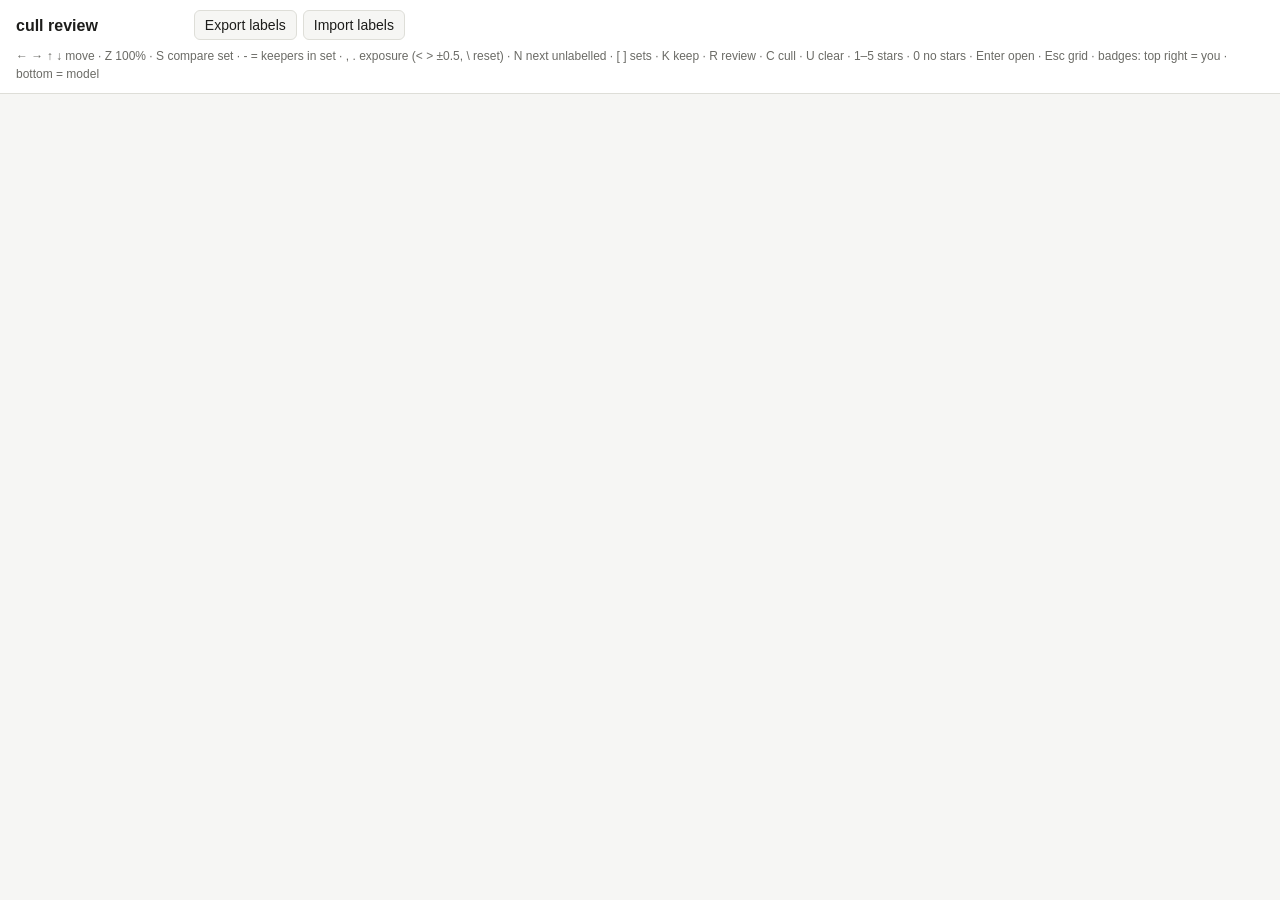
<file: internal/review/page.html>
<!doctype html>
<html lang="en">
<head>
<meta charset="utf-8">
<meta name="viewport" content="width=device-width, initial-scale=1">
<title>cull review</title>
<style>
:root {
  --bg: #f6f6f4; --panel: #ffffff; --ink: #1d1d1b; --muted: #6b6b66; --line: #deded8;
  --keep: #2f7d4f; --review: #b7791f; --cull: #b83a3a; --accent: #2b5fb4; --focus: #2b5fb433;
}
@media (prefers-color-scheme: dark) {
  :root {
    --bg: #151514; --panel: #1f1f1d; --ink: #ececea; --muted: #9b9b95; --line: #34342f;
    --keep: #5fbf85; --review: #e0a846; --cull: #e36b6b; --accent: #7aa7ff; --focus: #7aa7ff33;
  }
}
* { box-sizing: border-box; }
body { margin: 0; background: var(--bg); color: var(--ink); font: 14px/1.45 -apple-system, "Helvetica Neue", Arial, sans-serif; }
header { position: sticky; top: 0; z-index: 2; background: var(--panel); border-bottom: 1px solid var(--line); padding: 10px 16px; display: flex; flex-wrap: wrap; gap: 8px 16px; align-items: center; }
header h1 { font-size: 16px; margin: 0; }
.meta { color: var(--muted); font-size: 12px; }
.filters, .tools { display: flex; gap: 6px; flex-wrap: wrap; }
.group-name { color: var(--muted); font-size: 12px; align-self: center; }
button, .file { font: inherit; border: 1px solid var(--line); background: var(--bg); color: var(--ink); border-radius: 6px; padding: 4px 10px; cursor: pointer; }
button[aria-pressed="true"] { border-color: var(--accent); background: var(--focus); }
button:focus-visible { outline: 2px solid var(--accent); }
.file input { display: none; }
.save { font-size: 12px; color: var(--muted); }
.save.warn, .status.warn { color: var(--cull); }
main { padding: 16px; }
#grid { display: grid; grid-template-columns: repeat(auto-fill, minmax(220px, 1fr)); gap: 12px; }
.card { background: var(--panel); border: 1px solid var(--line); border-radius: 8px; overflow: hidden; cursor: pointer; position: relative; padding: 3px 3px 0; }
.card.keeper { border: 2px solid var(--keep); }
.card.sel { outline: 3px solid var(--accent); }
.card.set-odd { box-shadow: inset 0 0 0 2px var(--accent); }
.card.set-even { box-shadow: inset 0 0 0 2px var(--muted); }
.card img { width: 100%; aspect-ratio: 3 / 2; object-fit: contain; background: #0000000d; display: block; border-radius: 5px; }
.setblock { grid-column: 1 / -1; border: 2px solid var(--muted); border-radius: 10px; padding: 8px; }
.setblock.set-odd { border-color: var(--accent); }
.sethead { display: flex; flex-wrap: wrap; gap: 8px; align-items: center; margin: 0 0 8px; font-size: 13px; }
.sethead button { padding: 0 8px; }
.setgrid { display: grid; grid-template-columns: repeat(auto-fill, minmax(220px, 1fr)); gap: 12px; }
.keeper-toggle { position: absolute; bottom: 34px; left: 8px; font-size: 11px; padding: 1px 6px; border-radius: 999px; }
.keeper-toggle[aria-pressed="true"] { background: var(--keep); color: #fff; border-color: var(--keep); }
.card .row { display: flex; justify-content: space-between; gap: 6px; padding: 6px 8px; align-items: center; }
.name { font-size: 12px; overflow: hidden; text-overflow: ellipsis; white-space: nowrap; }
.stars { color: var(--review); letter-spacing: 1px; white-space: nowrap; }
.badge { font-size: 11px; font-weight: 600; text-transform: uppercase; border-radius: 4px; padding: 1px 6px; color: #fff; white-space: nowrap; }
.keep { background: var(--keep); } .review { background: var(--review); } .cull { background: var(--cull); } .none { background: var(--muted); }
.badge.set { background: var(--accent); }
.label { position: absolute; top: 6px; right: 6px; }
.label.badge { border: 1px solid var(--ink); } /* yours: set apart from the model's badge */
.strip { display: flex; gap: 6px; overflow-x: auto; margin-top: 6px; }
.strip-thumb { flex: 0 0 auto; width: 64px; height: 44px; padding: 0; border: 2px solid transparent; border-radius: 4px; overflow: hidden; background: var(--bg); cursor: pointer; }
.strip-thumb.current { border-color: var(--accent); }
.strip-thumb img { width: 100%; height: 100%; object-fit: cover; display: block; }
.strip-thumb .empty { font-size: 9px; color: var(--muted); padding: 2px; }
#detail { display: none; }
#detail.open { display: grid; grid-template-columns: minmax(0, 3fr) minmax(0, 2fr); gap: 16px; }
@media (max-width: 800px) { #detail.open { grid-template-columns: 1fr; } }
.pane { background: var(--panel); border: 1px solid var(--line); border-radius: 8px; padding: 12px; min-width: 0; }
.pane img { max-width: 100%; display: block; margin: 0 auto; }
.subject img { image-rendering: auto; }
.cap { color: var(--muted); font-size: 12px; margin: 6px 0 0; }
.status { font-size: 12px; color: var(--muted); margin: 6px 0 0; }
dl { display: grid; grid-template-columns: max-content 1fr; gap: 4px 12px; margin: 12px 0 0; }
dt { color: var(--muted); } dd { margin: 0; overflow-wrap: anywhere; }
ul { margin: 4px 0 0; padding-left: 18px; }
.actions { display: flex; gap: 6px; flex-wrap: wrap; margin-top: 8px; }
.help { color: var(--muted); font-size: 12px; }
.empty { color: var(--muted); padding: 40px; text-align: center; }
#compare { position: fixed; inset: 0; z-index: 9; background: var(--bg); overflow: auto; display: none; padding: 16px; }
#compare.open { display: block; }
#compare .tiles { display: flex; gap: 12px; align-items: flex-start; justify-content: center; flex-wrap: wrap; }
#compare .tile { background: var(--panel); border: 1px solid var(--line); border-radius: 8px; padding: 8px; cursor: pointer; }
#compare .tile img { display: block; margin: 0 auto 6px; }
#compare .num { font-weight: 700; margin-right: 6px; }
#loupe { position: fixed; inset: 0; z-index: 10; background: #000; overflow: auto; display: none; cursor: grab; }
#loupe.open { display: block; }
#loupe img { display: block; max-width: none; }
#loupe .cap { position: fixed; left: 12px; bottom: 12px; margin: 0; background: #000b; color: #fff; padding: 4px 8px; border-radius: 4px; }
</style>
</head>
<body>
<header>
  <h1 id="title">cull review</h1>
  <span class="meta" id="meta"></span>
  <span class="meta" id="where"></span>
  <div class="filters" id="verdicts" role="group" aria-label="Verdict"></div>
  <div class="filters" id="progress" role="group" aria-label="Progress"></div>
  <div class="filters" id="sets" role="group" aria-label="Sets"></div>
  <div class="tools" id="tools">
    <button id="export">Export labels</button>
    <label class="file">Import labels<input type="file" id="import" accept=".jsonl,application/jsonl,application/x-ndjson,text/plain"></label>
  </div>
  <span class="save" id="save"></span>
  <span class="help">← → ↑ ↓ move · Z 100% · S compare set · - = keepers in set · , . exposure (< > ±0.5, \ reset) · N next unlabelled · [ ] sets · K keep · R review · C cull · U clear · 1–5 stars · 0 no stars · Enter open · Esc grid · badges: top right = you · bottom = model</span>
</header>
<main>
  <div id="grid"></div>
  <div id="detail"></div>
</main>
<svg width="0" height="0" style="position:absolute" aria-hidden="true">
  <!-- The exposure preview: linear light × 2^EV (the slope), back to sRGB. -->
  <filter id="evf" color-interpolation-filters="linearRGB">
    <feComponentTransfer><feFuncR type="linear" slope="1"/><feFuncG type="linear" slope="1"/><feFuncB type="linear" slope="1"/></feComponentTransfer>
  </filter>
</svg>
<div id="compare" tabindex="-1"></div>
<div id="loupe" tabindex="-1"></div>
<script id="data" type="application/json">/*__DATA__*/null</script>
<script>
/*pure:start*/
// compareScale is the common scale for n images shown side by side in width w,
// each tile adding pad px (padding and border) and gap px between tiles. Never
// above 1: native pixels are not enlarged.
function compareScale(w, n, maxNat, pad, gap) {
  const col = (w - gap * (n - 1) - pad * n) / Math.max(1, n);
  return Math.min(1, Math.max(0.15, col / maxNat));
}
// rejectChange drops pending[0], refused for good. A later queued change for the
// same frame inherits its prev, so the last refusal in the chain restores what the
// frame showed before any of them; otherwise prev is restored now. Entries queued
// by an older page have no prev, and nothing is restored. It returns whether the
// frame was reverted.
function rejectChange(pending, labels) {
  const p = pending.shift();
  const later = pending.find(q => q.file === p.file);
  if (later) { later.prev = p.prev; return false; }
  if (!p.prev) return false;
  if (!p.prev.label && !p.prev.stars && p.prev.ev == null) delete labels[p.file]; else labels[p.file] = p.prev;
  return true;
}
// groupOrder keeps the cards' order but pulls each set's shown members together at
// the position of its first shown member, so a set renders (and navigates) as one
// block. Frames in no set, or a set of one, stay where they are.
function groupOrder(idxs, cards) {
  const setOf = i => cards[i].group && cards[i].group.size > 1 ? cards[i].group.id : 0;
  const members = new Map();
  for (const i of idxs) {
    const id = setOf(i);
    if (id) { if (!members.has(id)) members.set(id, []); members.get(id).push(i); }
  }
  const out = [], done = new Set();
  for (const i of idxs) {
    const id = setOf(i);
    if (!id) { out.push(i); continue; }
    if (done.has(id)) continue;
    done.add(id);
    out.push(...members.get(id));
  }
  return out;
}
// keepLabels is the labels that make the top n of a set (by the model's rank) its
// keepers and cull the rest it ranked. Members it didn't rank (rank 0: culled for
// sharpness before ranking) get no entry and keep whatever they have.
function keepLabels(members, n) {
  const out = {};
  for (const m of members) if (m.rank > 0) out[m.file] = m.rank <= n ? "keep" : "cull";
  return out;
}
// rowStep is the card to land on moving one visual row down (dir 1) or up (-1)
// from card cur, given each card's on-screen box: the nearest card by horizontal
// centre in the next row. Rows aren't uniform (each set is boxed on rows of its
// own), so stepping a fixed count through the list would skip sets. With no row
// that way it stays on cur.
function rowStep(rects, cur, dir) {
  const r = rects[cur];
  let row = null;
  for (const q of rects) {
    if (dir > 0 ? q.top > r.top + 1 && (row === null || q.top < row) : q.top < r.top - 1 && (row === null || q.top > row)) row = q.top;
  }
  if (row === null) return cur;
  const cx = r.left + r.width / 2;
  let best = cur, dist = Infinity;
  rects.forEach((q, i) => {
    if (Math.abs(q.top - row) > 1) return;
    const d = Math.abs(q.left + q.width / 2 - cx);
    if (d < dist) { dist = d; best = i; }
  });
  return best;
}
// groupNumbers numbers the sets of more than one frame 1, 2, ... in the order
// they first appear: set IDs skip numbers (single frames count as sets of one).
function groupNumbers(cards) {
  const nums = new Map();
  for (const c of cards) {
    const g = c.group;
    if (g && g.size > 1 && !nums.has(g.id)) nums.set(g.id, nums.size + 1);
  }
  return nums;
}
// stepEV moves an exposure by d EV, rounded to a tenth and kept within ±3.
function stepEV(ev, d) { return Math.max(-3, Math.min(3, Math.round(((ev || 0) + d) * 10) / 10)); }
// evSlope is the linear-light gain an EV adjustment applies: 2^EV.
function evSlope(ev) { return Math.pow(2, ev || 0); }
// fmtEV writes an EV with its sign ("+0.7", "-0.3", "0").
function fmtEV(ev) { return !ev ? "0" : (ev > 0 ? "+" : "") + (Math.round(ev * 10) / 10); }
/*pure:end*/
(() => {
  const data = JSON.parse(document.getElementById("data").textContent);
  const cards = data.cards;
  const serve = !!data.serve;
  const token = new URLSearchParams(location.hash.slice(1)).get("token") || "";
  const key = "cull-labels:" + data.report;   // this browser's copy
  const qkey = "cull-pending:" + data.report; // serve mode: changes not yet on disk
  const load = (k, def) => { try { return JSON.parse(localStorage.getItem(k) || "null") || def; } catch (e) { return def; } };
  const store = (k, v) => { try { localStorage.setItem(k, JSON.stringify(v)); } catch (e) {} };

  // labels: file → {label, stars}. Older sheets stored the bare label string.
  let labels = {};
  for (const [f, v] of Object.entries(load(key, {}))) labels[f] = typeof v === "string" ? { label: v, stars: 0 } : v;
  let pending = serve ? load(qkey, []) : [];
  const status = {};  // file → note shown on that frame
  let note = "";      // header note (server state, import errors)
  let serverDown = false; // the last load failed; cleared by the next successful save

  const get = f => labels[f] || { label: "", stars: 0 };
  const effective = c => get(c.file).label || c.decision || "";

  let verdict = "all", progress = "all", setFilter = "all", sel = 0, detailOpen = false, pinned = -1;
  const verdicts = [["all", "All"], ["keep", "Keep"], ["review", "Review"], ["cull", "Cull"]];
  const progresses = [["all", "All"], ["unlabeled", "Unlabeled"], ["unrated", "Unrated"], ["disagree", "Disagreements"]];
  const setFilters = [["all", "All"], ["keepers", "Keepers"], ["outranked", "Outranked"]];
  const matches = i => {
    const c = cards[i], l = get(c.file), g = c.group;
    if (verdict !== "all" && effective(c) !== verdict) return false;
    if (setFilter === "keepers" && !(g && g.size > 1 && effective(c) === "keep")) return false;
    if (setFilter === "outranked" && !(g && g.rank > data.keep_best && data.keep_best > 0)) return false;
    switch (progress) {
      case "unlabeled": return !l.label && !c.error;
      case "unrated": return !l.stars && !c.error;
      case "disagree": return !!l.label && !!c.decision && l.label !== c.decision;
      default: return true;
    }
  };
  // A frame changed while shown stays visible until the next navigation.
  const visible = () => groupOrder(cards.map((c, i) => i).filter(i => i === pinned || matches(i)), cards);

  const el = (tag, attrs = {}, ...kids) => {
    const n = document.createElement(tag);
    for (const [k, v] of Object.entries(attrs)) {
      if (k === "text") n.textContent = v; else if (k === "cls") n.className = v; else n.setAttribute(k, v);
    }
    kids.flat().forEach(k => k && n.appendChild(k));
    return n;
  };
  const img = (name, alt) => name ? el("img", { src: "assets/" + encodeURIComponent(name), alt, loading: "lazy" }) : null;
  const badge = (d, extra = "", title = "") => el("span", { cls: "badge " + (d || "none") + extra, text: d || "unscored", title });
  const modelBadge = d => badge(d, "", "model's verdict");
  const yourBadge = (d, extra = "") => badge(d, extra, "your label");
  const starText = n => n ? el("span", { cls: "stars", text: "★".repeat(n), title: n + " star" + (n > 1 ? "s" : "") }) : null;
  const groupNo = groupNumbers(cards);
  const groupName = g => "group_" + (groupNo.get(g.id) || g.id);
  const setBadge = g => g && g.size > 1 ? el("span", { cls: "badge set", text: `${groupName(g)} · #${g.rank}/${g.of}`, title: "group of similar frames · the model's rank in it" }) : null;
  const setTint = g => g ? (g.id % 2 ? " set-odd" : " set-even") : "";

  document.getElementById("title").textContent = data.title + " · review";
  document.title = data.title + " · cull review";
  if (serve) document.getElementById("tools").hidden = true;
  document.getElementById("where").textContent =
    (data.folder ? "folder: " + data.folder : "") + (data.labels_log ? " · labels: " + data.labels_log : "") +
    (data.tags ? " · tags: " + [data.tags.project, data.tags.event, data.tags.location].concat(data.tags.keywords || []).filter(Boolean).join(", ") : "");

  function group(id, name, items, current, set) {
    document.getElementById(id).replaceChildren(el("span", { cls: "group-name", text: name }), ...items.map(([v, label]) => {
      const b = el("button", { text: label, "aria-pressed": String(current === v) });
      b.onclick = () => { set(v); pinned = -1; sel = 0; render(); };
      return b;
    }));
  }

  function renderHeader() {
    const n = { keep: 0, review: 0, cull: 0 };
    cards.forEach(c => { if (n[c.decision] !== undefined) n[c.decision]++; });
    const labeled = cards.filter(c => get(c.file).label).length, rated = cards.filter(c => get(c.file).stars).length;
    const model = [data.backend, data.model].filter(Boolean).join(" ") + (data.escalation ? " → " + data.escalation : "");
    document.getElementById("meta").textContent =
      `${cards.length} frames · model keep ${n.keep} · review ${n.review} · cull ${n.cull} · labeled ${labeled} · rated ${rated}` + (model ? ` · ${model}` : "");
    group("verdicts", "verdict", verdicts, verdict, v => { verdict = v; });
    group("progress", "show", progresses, progress, v => { progress = v; });
    group("sets", "sets", setFilters, setFilter, v => { setFilter = v; });
    const s = document.getElementById("save");
    let text = note;
    if (!text && serve) text = pending.length ? `${pending.length} unsaved change${pending.length > 1 ? "s" : ""}` : "all changes saved";
    s.textContent = text;
    s.className = "save" + (note || pending.length ? " warn" : "");
  }

  // A set's members, its ranked keepers now (your label, else the model's), and
  // how many it ranked.
  function setMembers(id) { return cards.map((c, i) => i).filter(i => cards[i].group && cards[i].group.id === id); }
  function setKeepers(id) { return setMembers(id).filter(i => effective(cards[i]) === "keep").length; }
  // setKeepCount labels set id's top n (by the model's rank) keep and its other
  // ranked frames cull, as your labels.
  function setKeepCount(id, n) {
    const ms = setMembers(id);
    const ranked = ms.filter(i => cards[i].group.rank > 0).length;
    n = Math.max(0, Math.min(n, ranked));
    const labelsFor = keepLabels(ms.map(i => ({ file: cards[i].file, rank: cards[i].group.rank })), n);
    for (const i of ms) {
      const want = labelsFor[cards[i].file];
      if (want && get(cards[i].file).label !== want) labelCard(i, { label: want });
    }
    render();
  }
  // toggleKeeper flips one frame between keep and cull.
  function toggleKeeper(i) {
    labelCard(i, { label: effective(cards[i]) === "keep" ? "cull" : "keep" });
    render();
  }

  function renderCard(i, k) {
    const c = cards[i], l = get(c.file), inSet = c.group && c.group.size > 1;
    const keeper = inSet && effective(c) === "keep";
    const card = el("div", { cls: "card" + (k === sel ? " sel" : "") + setTint(c.group) + (keeper ? " keeper" : ""), tabindex: "0" },
      img(c.thumb, c.file) || el("div", { cls: "empty", text: c.error || "no preview" }),
      el("div", { cls: "row" }, el("span", { cls: "name", text: c.file, title: c.path }), starText(l.stars),
        l.ev ? el("span", { cls: "meta", text: "EV " + fmtEV(l.ev), title: "your exposure adjustment" }) : null, setBadge(c.group), modelBadge(c.decision)));
    if (l.label) card.appendChild(yourBadge(l.label, " label"));
    if (inSet && !c.error) {
      const t = el("button", { cls: "keeper-toggle", type: "button", "aria-pressed": String(keeper), title: "keeper: keep or cull this frame",
        text: keeper ? "✓ keeper" : "keeper?" });
      t.onclick = ev => { ev.stopPropagation(); holdScroll = true; toggleKeeper(i); };
      card.appendChild(t);
    }
    card.onclick = () => { sel = k; detailOpen = true; render(); };
    return card;
  }

  // holdScroll keeps the page where it is through the next grid render: a click on a
  // set's − / + or a keeper toggle acts where the pointer is, and must not jump the
  // page to the selected card, which may be far away. Keys act on the selection, so
  // they still bring it into view.
  let holdScroll = false;
  function renderGrid() {
    const y = window.scrollY, hold = holdScroll;
    holdScroll = false;
    const grid = document.getElementById("grid");
    const vis = visible();
    if (!vis.length) { grid.replaceChildren(el("p", { cls: "empty", text: "No frames match this filter." })); return; }
    // Frames of one set sit together (visible() groups them): each set is one boxed
    // block with its keeper count; other frames are plain cards.
    const out = [];
    let block = null, blockId = 0;
    vis.forEach((i, k) => {
      const c = cards[i], id = c.group && c.group.size > 1 ? c.group.id : 0;
      if (!id) { block = null; blockId = 0; out.push(renderCard(i, k)); return; }
      if (id !== blockId) {
        blockId = id;
        const ms = setMembers(id), ranked = ms.filter(m => cards[m].group.rank > 0).length;
        const modelKept = ms.filter(m => cards[m].decision === "keep").length;
        const minus = el("button", { type: "button", text: "−", title: "one keeper fewer (-)" });
        const plus = el("button", { type: "button", text: "+", title: "one keeper more (=)" });
        minus.onclick = () => { holdScroll = true; setKeepCount(id, setKeepers(id) - 1); };
        plus.onclick = () => { holdScroll = true; setKeepCount(id, setKeepers(id) + 1); };
        const grid2 = el("div", { cls: "setgrid" });
        block = el("div", { cls: "setblock" + setTint(c.group) },
          el("div", { cls: "sethead" }, el("strong", { text: groupName(c.group) }), el("span", { text: `${ms.length} frames · keepers ${setKeepers(id)}` }),
            minus, plus, el("span", { cls: "meta", text: `model kept ${modelKept} · ${ranked} ranked` })), grid2);
        block.grid = grid2;
        out.push(block);
      }
      block.grid.appendChild(renderCard(i, k));
    });
    grid.replaceChildren(...out);
    if (hold) { window.scrollTo(0, y); return; }
    const s = grid.querySelector(".sel");
    if (s) s.scrollIntoView({ block: "nearest" });
  }

  function row(dl, term, value) {
    if (value === undefined || value === null || value === "" || (Array.isArray(value) && !value.length)) return;
    dl.appendChild(el("dt", { text: term }));
    dl.appendChild(Array.isArray(value) ? el("dd", {}, el("ul", {}, ...value.map(v => el("li", { text: v }))))
                                        : el("dd", { text: String(value) }));
  }

  function renderDetail() {
    const box = document.getElementById("detail");
    const vis = visible();
    if (!vis.length) { box.replaceChildren(el("p", { cls: "empty", text: "No frames match this filter." })); return; }
    sel = Math.min(sel, vis.length - 1);
    const c = cards[vis[sel]], e = c.eval, f = c.focus, l = get(c.file);
    const info = el("dl");
    row(info, "decision", c.decision || "unscored");
    row(info, "reasons", c.reasons);
    if (e) {
      row(info, "sharpness", `${e.sharpness.score} (${e.sharpness.status})`);
      row(info, "focus", e.sharpness.focus_target);
      if (e.people && e.people.present) row(info, "people", `eyes ${e.people.eyes} · expression ${e.people.expression}`);
      row(info, "exposure", `${e.exposure.score} (${e.exposure.status}, ${e.exposure.ev_adjust >= 0 ? "+" : ""}${e.exposure.ev_adjust} EV)`);
      row(info, "composition", `${e.composition.score} (${e.composition.status})`);
      row(info, "notes", e.notes);
      if (e.keywords && e.keywords.length) row(info, "keywords", e.keywords.join(", "));
    }
    if (c.first) row(info, "first pass", `${c.first.backend}/${c.first.model}: ${c.first.evaluation.sharpness.status} ${c.first.evaluation.sharpness.score}`);
    if (f) row(info, "subject", f.source === "none" ? "none: " + (f.reason || "") : f.source + (f.label ? ": " + f.label : "") + (f.face_q ? ` (face q ${f.face_q})` : ""));
    if (c.group) {
      row(info, "group", `${groupName(c.group)} · #${c.group.rank}/${c.group.of} by ${c.group.by} (${c.group.size} frames)`);
      row(info, "strength", c.group.strength);
      row(info, "weakness", c.group.weakness);
      row(info, "set summary", c.set_summary);
    }
    row(info, "shooting", c.exif);
    if (c.raw_clip !== undefined && c.raw_clip !== null) row(info, "raw clipping", c.raw_clip.toFixed(3) + "% of samples at white level");
    row(info, "moved to", c.moved_to);
    row(info, "notes (tool)", c.fixups);
    row(info, "error", c.error);
    row(info, "cost", c.cost ? "$" + c.cost.toFixed(3) : "");
    row(info, "file", c.path);

    const actions = el("div", { cls: "actions" }, ...[["keep", "Keep (K)"], ["review", "Review (R)"], ["cull", "Cull (C)"], ["", "Clear (U)"]].map(([v, name]) => {
      const b = el("button", { text: name, "aria-pressed": String(l.label === v && !!v) });
      b.onclick = () => setLabel(v);
      return b;
    }));
    const starBtns = el("div", { cls: "actions" }, ...[1, 2, 3, 4, 5, 0].map(n => {
      const b = el("button", { text: n ? "★".repeat(n) + ` (${n})` : "No stars (0)", "aria-pressed": String(!!n && l.stars === n) });
      b.onclick = () => setStars(n);
      return b;
    }));
    const nav = el("div", { cls: "actions" },
      el("button", { text: "← Prev" }), el("button", { text: "Grid (Esc)" }), el("button", { text: "Next →" }));
    nav.children[0].onclick = () => move(-1);
    nav.children[1].onclick = () => { detailOpen = false; pinned = -1; render(); };
    nav.children[2].onclick = () => move(1);
    if (serve && c.native) {
      const z = el("button", { text: "100% (Z)" });
      z.onclick = openLoupe;
      nav.appendChild(z);
    }
    if (c.group && c.group.size > 1) {
      const sb = el("button", { text: "Compare set (S)" });
      sb.onclick = openCompare;
      nav.appendChild(sb);
    }
    const st = status[c.file];

    // Filmstrip: every card sharing this frame's set, regardless of the current
    // filter; a click jumps to that frame only if it currently passes the filter.
    let strip = null;
    if (c.group) {
      const members = cards.filter(m => m.group && m.group.id === c.group.id);
      if (members.length > 1) {
        strip = el("div", { cls: "strip" }, ...members.map(m => {
          const b = el("button", { cls: "strip-thumb" + (m.file === c.file ? " current" : ""), title: m.file, type: "button" },
            img(m.thumb, m.file) || el("span", { cls: "empty", text: "no preview" }));
          b.onclick = () => {
            const wasPinned = pinned;
            pinned = -1; // a stale pinned frame must not skew visible()'s indices
            const now = visible();
            const idx = now.findIndex(x => cards[x].file === m.file);
            if (idx < 0) { pinned = wasPinned; return; } // not visible under the current filters: no-op
            sel = idx; detailOpen = true; render();
          };
          return b;
        }));
      }
    }

    const mainImg = img(c.thumb, c.file), subjImg = img(c.subject, "subject crop");
    previewEV(l.ev, mainImg, subjImg);
    box.replaceChildren(
      el("div", { cls: "pane" }, mainImg || el("p", { cls: "empty", text: c.error || "no preview" }),
        el("p", { cls: "cap", text: `${sel + 1} / ${vis.length} · ${c.file}` }), nav),
      el("div", { cls: "pane subject" },
        subjImg ? el("div", {}, subjImg, el("p", { cls: "cap", text: "Subject at native preview resolution (what the model judged)" })) : null,
        c.error ? null : evControl(vis[sel], c, l, mainImg, subjImg),
        el("div", {}, modelBadge(c.decision), l.label ? el("span", { text: "  your label: " }) : null, l.label ? yourBadge(l.label) : null,
          l.stars ? el("span", { text: "  " }) : null, starText(l.stars)),
        st ? el("p", { cls: "status" + (/^(not saved|rejected)|sidecar not written/.test(st) ? " warn" : ""), text: st }) : null,
        actions, starBtns, info, strip));
  }

  // previewEV shows imgs at ev through the page's linear-light filter (#evf): an
  // approximation from the camera's JPEG. Highlights the JPEG clipped stay clipped
  // here, though Capture One, rendering the raw, may recover them.
  function previewEV(ev, ...imgs) {
    for (const f of document.querySelectorAll("#evf feFuncR, #evf feFuncG, #evf feFuncB")) f.setAttribute("slope", String(evSlope(ev)));
    for (const im of imgs) if (im) im.style.filter = ev ? "url(#evf)" : "";
  }
  // evChange is the change an exposure key makes to card i's EV (null if k isn't one).
  function evChange(i, k) {
    if (i < 0) return null;
    const cur = get(cards[i].file).ev || 0;
    const d = { ",": -0.1, ".": 0.1, "<": -0.5, ">": 0.5 }[k];
    if (d !== undefined) return { ev: stepEV(cur, d) };
    return k === "\\" ? { ev: null } : null;
  }
  // evControl is the detail view's exposure row: a slider previewing as it moves and
  // saving when let go, your EV beside the model's suggestion, and the caveat.
  function evControl(i, c, l, ...imgs) {
    const e = c.eval, sug = e && e.exposure && e.exposure.status === "fixable" ? e.exposure.ev_adjust : null;
    const val = el("span", { text: `EV ${fmtEV(l.ev)}` + (l.ev ? " (yours)" : "") });
    const range = el("input", { type: "range", min: "-3", max: "3", step: "0.1", value: String(l.ev || 0), "aria-label": "exposure, EV" });
    range.oninput = () => { const v = Number(range.value); val.textContent = `EV ${fmtEV(v)}`; previewEV(v, ...imgs); };
    range.onchange = () => { labelCard(i, { ev: stepEV(Number(range.value), 0) }); render(); };
    const row = el("div", { cls: "actions" }, val, range);
    if (sug !== null) {
      const b = el("button", { type: "button", text: `use suggestion (${fmtEV(sug)})` });
      b.onclick = () => { labelCard(i, { ev: stepEV(sug, 0) }); render(); };
      row.appendChild(b);
    }
    const reset = el("button", { type: "button", text: "reset (\\)" });
    reset.onclick = () => { labelCard(i, { ev: null }); render(); };
    row.appendChild(reset);
    return el("div", {}, row, el("p", { cls: "cap", text: "Exposure preview from the camera's JPEG: highlights it clipped stay clipped here; Capture One renders the raw. Applied in Capture One with cull apply-c1 --exposure." }));
  }

  // labelCard applies a change to card i and queues it for the server.
  function labelCard(i, change) {
    const c = cards[i];
    const prev = Object.assign({}, get(c.file)); // restored if the server rejects the change
    const next = Object.assign({}, prev, change);
    if (next.ev === 0) next.ev = null;
    if (!next.label && !next.stars && next.ev == null) delete labels[c.file]; else labels[c.file] = next;
    store(key, labels);
    pinned = i;
    if (serve) { pending.push({ file: c.file, label: next.label, stars: next.stars, ev: next.ev ?? null, prev: prev }); store(qkey, pending); flush(); }
  }
  function update(change, advance) {
    const vis = visible();
    if (!vis.length) return;
    labelCard(vis[Math.min(sel, vis.length - 1)], change);
    if (detailOpen && advance) move(1); else render();
  }
  const setLabel = v => update({ label: v }, !!v);
  const setStars = n => update({ stars: n }, n > 0 && progress === "unrated");

  // moveRow moves one visual row down (dir 1) or up (-1) in the grid, to the
  // nearest card by position (rowStep); cards render in visible() order, so a
  // card's place in the grid is its place in the list.
  function moveRow(dir) {
    const els = [...document.getElementById("grid").querySelectorAll(".card")];
    if (!els.length) return;
    const rects = els.map(e => { const r = e.getBoundingClientRect(); return { top: r.top, left: r.left, width: r.width }; });
    const cur = Math.min(sel, els.length - 1), t = rowStep(rects, cur, dir);
    if (t !== cur) move(t - cur);
  }

  // move steps d places in the list as shown (a just-changed frame still in it;
  // a row step passes the distance moveRow found), then re-applies the filter and lands on the frame
  // that was d places away. Past the end it stays put, except that a row step
  // down from above a shorter last row lands on the last frame.
  function move(d) {
    const vis = visible();
    if (!vis.length) return;
    const p = Math.min(sel, vis.length - 1), n = vis.length, step = Math.abs(d);
    let t = p + d;
    if (t > n - 1) t = step > 1 && Math.floor(p / step) < Math.floor((n - 1) / step) ? n - 1 : p;
    if (t < 0) t = p;
    const target = vis[t];
    pinned = -1;
    const now = visible();
    let k = now.indexOf(target);
    if (k < 0) { k = now.findIndex(i => i > target); if (k < 0) k = now.length - 1; }
    sel = Math.max(0, k);
    render();
  }
  // The loupe shows the frame's whole preview at native size (1 image pixel per
  // screen pixel), opened on the subject; the server renders it on first use.
  let loupeOpen = false, loupeIdx = -1, loupeName = "", drag = null;
  const loupe = document.getElementById("loupe");
  function currentCard() {
    const vis = visible();
    return vis.length ? cards[vis[Math.min(sel, vis.length - 1)]] : null;
  }
  function openLoupe() {
    const c = currentCard();
    if (!c || !c.native) return;
    if (!serve) { note = "the 100% view needs the review server; this offline page goes in the next release"; render(); return; }
    loupeOpen = true;
    loupeIdx = cards.indexOf(c); // label keys act on this frame, whatever moves underneath
    loupeName = c.file;
    const cap = el("p", { cls: "cap", text: "loading the native preview… (the first time takes a few seconds)" });
    const im = el("img", { src: "assets/" + encodeURIComponent(c.native), alt: c.file, draggable: "false" });
    previewEV(get(c.file).ev, im);
    im.onload = () => {
      const dpr = window.devicePixelRatio || 1, w = im.naturalWidth / dpr, h = im.naturalHeight / dpr;
      im.style.width = w + "px";
      const b = c.focus && c.focus.box;
      const cx = b ? (b.left + b.right) / 2 : 0.5, cy = b ? (b.top + b.bottom) / 2 : 0.5;
      loupe.scrollLeft = cx * w - loupe.clientWidth / 2;
      loupe.scrollTop = cy * h - loupe.clientHeight / 2;
      cap.dataset.ready = "1";
      loupeCaption();
    };
    im.onerror = () => { cap.textContent = "couldn't load the native preview"; };
    loupe.replaceChildren(im, cap);
    loupe.className = "open";
    loupe.focus();
  }
  // loupeCaption names the frame and shows its label and stars, so labelling from
  // the loupe isn't blind.
  function loupeCaption() {
    const cap = loupe.querySelector(".cap");
    if (!cap || !cap.dataset.ready) return;
    const l = get(loupeName);
    cap.textContent = `${loupeName} · 100% · your label: ${l.label || "none"}${l.stars ? " " + "★".repeat(l.stars) : ""}` +
      " · K R C U, 0–5 label this frame · drag or arrow keys to pan · Z or Esc closes";
  }
  function closeLoupe() { loupeOpen = false; loupeIdx = -1; loupe.className = ""; loupe.replaceChildren(); }
  loupe.addEventListener("mousedown", e => { drag = { x: e.clientX, y: e.clientY, l: loupe.scrollLeft, t: loupe.scrollTop }; e.preventDefault(); });
  window.addEventListener("mousemove", e => { if (drag) { loupe.scrollLeft = drag.l - (e.clientX - drag.x); loupe.scrollTop = drag.t - (e.clientY - drag.y); } });
  window.addEventListener("mouseup", () => { drag = null; });

  // Set compare: every member of the current frame's set side by side, numbered in
  // capture order, at one common scale (subject crops are native pixels, so equal
  // scale means equal magnification); 1-9 keeps that member.
  let compareOpen = false, compareMembers = [];
  const compare = document.getElementById("compare");
  function openCompare() {
    const c = currentCard();
    if (!c || !c.group || c.group.size < 2) { note = "this frame isn't in a set"; render(); return; }
    compareMembers = cards.map((m, i) => i).filter(i => cards[i].group && cards[i].group.id === c.group.id);
    const allSubjects = compareMembers.every(i => cards[i].subject);
    const imgs = [];
    const tiles = compareMembers.map((i, n) => {
      const m = cards[i], l = get(m.file), g = m.group;
      const im = img(allSubjects ? m.subject : m.thumb, m.file);
      if (im) { im.loading = "eager"; im.style.visibility = "hidden"; imgs.push(im); }
      const t = el("div", { cls: "tile", title: m.file },
        im || el("p", { cls: "empty", text: m.error || "no preview" }),
        el("div", {}, el("span", { cls: "num", text: n < 9 ? String(n + 1) : "" }), el("span", { text: m.file + "  " }),
          modelBadge(m.decision), el("span", { text: ` #${g.rank}/${g.of} ` }),
          l.label ? yourBadge(l.label) : null));
      t.onclick = () => pickCompare(n, false);
      return t;
    });
    compare.replaceChildren(
      el("p", { cls: "cap", text: `${groupName(c.group)}: ${allSubjects ? "subject crops at one scale" : "frames (not every member has a subject crop)"} · 1–${Math.min(9, tiles.length)} keeps that frame · click opens it · S or Esc closes` }),
      el("div", { cls: "tiles" }, ...tiles));
    compare.className = "open";
    compareOpen = true;
    compare.focus();
    Promise.all(imgs.map(im => im.complete ? Promise.resolve() : new Promise(r => { im.onload = im.onerror = r; }))).then(() => {
      const maxW = Math.max(...imgs.map(im => im.naturalWidth || 1));
      // 32: the overlay's padding; 18: a tile's padding and border; 12: the gap.
      const k = compareScale(compare.clientWidth - 32, imgs.length, maxW, 18, 12);
      imgs.forEach(im => { im.style.width = (im.naturalWidth * k) + "px"; im.style.visibility = ""; });
    });
  }
  function closeCompare() { compareOpen = false; compare.className = ""; compare.replaceChildren(); }
  // pickCompare closes the compare view on member n and selects it; keep labels it keep.
  function pickCompare(n, keep) {
    const i = compareMembers[n];
    if (i === undefined) return;
    closeCompare();
    if (keep) labelCard(i, { label: "keep" });
    const vis = visible(), k = vis.indexOf(i);
    if (k >= 0) { sel = k; detailOpen = true; }
    render();
  }

  // jump moves to the next (dir 1) or previous (dir -1) shown frame matching pred,
  // wrapping once around the list; it reports whether one was found.
  function jump(pred, dir) {
    const before = visible();
    if (!before.length) return false;
    const cur = before[Math.min(sel, before.length - 1)];
    pinned = -1;
    const vis = visible(), n = vis.length;
    let p = vis.indexOf(cur);
    if (p < 0) { p = vis.findIndex(i => i > cur); p = p < 0 ? n - 1 : p - (dir > 0 ? 1 : 0); }
    for (let step = 1; step <= n; step++) {
      const t = ((p + dir * step) % n + n) % n;
      if (pred(vis[t], cur)) { sel = t; return true; }
    }
    return false;
  }
  function nextUnlabelled() {
    const found = jump(i => !get(cards[i].file).label && !cards[i].error, 1);
    if (!found && !serverDown) note = "every shown frame is labelled";
    else if (found && note === "every shown frame is labelled") note = "";
    render();
  }
  const setOf = i => cards[i].group && cards[i].group.size > 1 ? cards[i].group.id : 0;
  // nextSet lands on the first shown frame of the next (or previous) set.
  function nextSet(dir) {
    if (jump((i, cur) => setOf(i) && setOf(i) !== setOf(cur), dir)) {
      const vis = visible(), id = setOf(vis[sel]);
      while (sel > 0 && setOf(vis[sel - 1]) === id) sel--;
    }
    render();
  }

  function render() {
    renderHeader();
    document.getElementById("grid").style.display = detailOpen ? "none" : "";
    document.getElementById("detail").className = detailOpen ? "open" : "";
    if (detailOpen) renderDetail(); else renderGrid();
  }

  // flush sends queued changes in order; a refused change (400) is dropped and
  // shown, a failure leaves the queue for the next change or reload. The first
  // save after a failed load reloads from disk, which clears the stale note.
  let flushing = false;
  async function flush() {
    if (flushing) return;
    flushing = true;
    let recovered = false;
    try {
      while (pending.length) {
        const p = pending[0];
        let res;
        try {
          res = await fetch("/api/labels", { method: "POST", headers: { "Content-Type": "application/json", "X-Cull-Token": token },
            body: JSON.stringify({ file: p.file, label: p.label, stars: p.stars, ev: p.ev ?? null }) });
        } catch (e) {
          pending.forEach(q => { status[q.file] = "not saved: server unreachable"; });
          break;
        }
        if (!res.ok) {
          const msg = (await res.text()).trim();
          if (res.status === 400) { // refused for good: undo it on the page (see rejectChange)
            const reverted = rejectChange(pending, labels);
            store(qkey, pending); store(key, labels);
            status[p.file] = "rejected: " + msg + (reverted ? " (reverted)" : "");
            continue;
          }
          status[p.file] = "not saved: " + msg;
          break;
        }
        const out = await res.json();
        pending.shift(); store(qkey, pending);
        if (serverDown) { serverDown = false; recovered = true; }
        if (!pending.some(q => q.file === p.file))
          status[p.file] = out.sidecar && out.sidecar.startsWith("skipped: ") ? "saved; sidecar not written: " + out.sidecar.slice(9) : "saved";
      }
    } finally { flushing = false; render(); }
    if (recovered) loadServer();
  }

  // loadServer: the log on disk wins, except frames with changes still queued here.
  async function loadServer() {
    try {
      const res = await fetch("/api/labels", { headers: { "X-Cull-Token": token } });
      if (!res.ok) throw new Error((await res.text()).trim());
      const disk = (await res.json()).labels || {};
      const merged = Object.assign({}, disk);
      for (const f of new Set(pending.map(p => p.file))) { if (labels[f]) merged[f] = labels[f]; else delete merged[f]; }
      labels = merged; store(key, labels); note = ""; serverDown = false;
    } catch (e) { note = "server unreachable (" + e.message + "): showing this browser's copy"; serverDown = true; }
    render();
    flush();
  }

  document.addEventListener("keydown", ev => {
    if (ev.metaKey || ev.ctrlKey || ev.altKey) return;
    const k = ev.key.toLowerCase();
    if (loupeOpen) { // keys pan and label the frame shown; Z or Esc closes
      const dx = loupe.clientWidth / 4, dy = loupe.clientHeight / 4;
      const pan = { arrowleft: [-dx, 0], arrowright: [dx, 0], arrowup: [0, -dy], arrowdown: [0, dy] }[k];
      if (k === "z" || k === "escape") { closeLoupe(); ev.preventDefault(); return; }
      if (pan) { loupe.scrollBy(pan[0], pan[1]); ev.preventDefault(); return; }
      // Label the frame in the loupe, never advance: the view underneath must not
      // move on while this frame is still shown.
      const change = { k: { label: "keep" }, r: { label: "review" }, c: { label: "cull" }, u: { label: "" } }[k] ||
        (/^[0-5]$/.test(k) ? { stars: Number(k) } : null) || evChange(loupeIdx, k);
      if (change && loupeIdx >= 0) {
        labelCard(loupeIdx, change); render(); loupeCaption();
        previewEV(get(cards[loupeIdx].file).ev, loupe.querySelector("img"));
        ev.preventDefault();
      }
      return;
    }
    if (compareOpen) {
      if (k === "s" || k === "escape") { closeCompare(); ev.preventDefault(); }
      else if (/^[1-9]$/.test(k)) { pickCompare(Number(k) - 1, true); ev.preventDefault(); }
      return;
    }
    if (k === "z") { openLoupe(); ev.preventDefault(); return; }
    if (k === "s") { openCompare(); ev.preventDefault(); return; }
    if (k === "arrowright") { move(1); ev.preventDefault(); }
    else if (k === "arrowleft") { move(-1); ev.preventDefault(); }
    else if (k === "arrowdown") { if (detailOpen) move(1); else moveRow(1); ev.preventDefault(); }
    else if (k === "arrowup") { if (detailOpen) move(-1); else moveRow(-1); ev.preventDefault(); }
    else if (k === "enter") { detailOpen = true; render(); }
    else if (k === "n") nextUnlabelled();
    else if (k === "]") nextSet(1);
    else if (k === "[") nextSet(-1);
    else if (k === "," || k === "." || k === "<" || k === ">" || k === "\\") {
      const vis = visible();
      if (vis.length) { const i = vis[Math.min(sel, vis.length - 1)], ch = evChange(i, k); if (ch) { labelCard(i, ch); render(); } }
    }
    else if (k === "-" || k === "=" || k === "+") { // one keeper fewer / more in the current frame's set
      const c = currentCard();
      if (c && c.group && c.group.size > 1) setKeepCount(c.group.id, setKeepers(c.group.id) + (k === "-" ? -1 : 1));
    }
    else if (k === "escape") { detailOpen = false; pinned = -1; render(); }
    else if (k === "k") setLabel("keep");
    else if (k === "r") setLabel("review");
    else if (k === "c") setLabel("cull");
    else if (k === "u") setLabel("");
    else if (k.length === 1 && k >= "0" && k <= "5") setStars(Number(k));
  });

  document.getElementById("export").onclick = () => {
    const at = new Date().toISOString();
    const lines = cards.filter(c => labels[c.file]).map(c => JSON.stringify(Object.assign({ file: c.file, label: get(c.file).label, stars: get(c.file).stars },
      get(c.file).ev != null ? { ev: get(c.file).ev } : {}, { at })) + "\n");
    const a = el("a", { href: URL.createObjectURL(new Blob(lines, { type: "application/jsonl" })), download: "cull-labels.jsonl" });
    document.body.appendChild(a); a.click(); a.remove();
  };
  document.getElementById("import").onchange = ev => {
    const file = ev.target.files[0];
    if (!file) return;
    file.text().then(text => {
      const lines = text.split("\n"), torn = !text.endsWith("\n");
      const next = Object.assign({}, labels);
      for (let n = 0; n < lines.length; n++) {
        if (!lines[n].trim()) continue;
        let e = null;
        try { e = JSON.parse(lines[n]); } catch (err) {}
        const label = e && (e.label || ""), stars = e && (e.stars || 0), evv = e && e.ev != null ? e.ev : null;
        const valid = e && typeof e.file === "string" && e.file && ["", "keep", "review", "cull"].includes(label) && Number.isInteger(stars) && stars >= 0 && stars <= 5 &&
          (evv === null || (typeof evv === "number" && evv >= -5 && evv <= 5));
        if (!valid) {
          if (torn && n === lines.length - 1) break; // an interrupted final append
          note = `import: line ${n + 1} is not a valid label; nothing imported`; render(); return;
        }
        if (!label && !stars && evv === null) delete next[e.file]; else next[e.file] = { label, stars, ev: evv };
      }
      labels = next; store(key, labels); note = ""; render();
    });
    ev.target.value = "";
  };

  render();
  if (serve) loadServer();
})();
</script>
</body>
</html>
</file>
<file: style.css>
:root{
  --bg:#0a0a0b;
  --bg-2:#0f0f11;
  --plate-hi:#1b1b1e;
  --plate-lo:#111113;
  --line:rgba(236,230,218,.11);
  --line-2:rgba(236,230,218,.2);
  --text:#ece6da;
  --muted:#aaa49b;
  --dim:#8c877f;
  --red:#d9261c;
  --red-text:#ff5a4c;
  --sans:"Archivo", "Helvetica Neue", Arial, sans-serif;
  --mono:"JetBrains Mono", ui-monospace, "SF Mono", Menlo, monospace;
  --gutter:0px;
  --wrap:1140px;
  --pad:clamp(16px, 4vw, 48px);
  --ease:cubic-bezier(.2,.7,.1,1);
  color-scheme:dark;
}
*,*::before,*::after{box-sizing:border-box}
html{-webkit-text-size-adjust:100%;scroll-behavior:smooth}
body{
  margin:0;
  background-color:var(--bg);
  background-image:
    radial-gradient(1100px 520px at 18% -8%, rgba(236,230,218,.045), transparent 62%),
    repeating-linear-gradient(0deg, rgba(255,255,255,.011) 0 1px, transparent 1px 3px),
    repeating-linear-gradient(0deg, rgba(0,0,0,.22) 0 1px, transparent 1px 7px);
  color:var(--text);
  font-family:var(--sans);
  font-size:19px;
  line-height:1.6;
  font-variation-settings:"wdth" 100;
  -webkit-font-smoothing:antialiased;
  overflow-x:clip;
}
img{max-width:100%;height:auto;display:block}
a{color:inherit}
p{margin:0 0 1em}
h1,h2,h3{margin:0;font-weight:600;letter-spacing:-.02em;line-height:1.04}
code,pre,kbd{font-family:var(--mono)}
/* commands, flags, files and folders: monospace and amber, apart from the prose (code blocks keep their own colours) */
:not(pre)>code{color:var(--code);overflow-wrap:anywhere} /* breaks only what would overflow the page */
:focus-visible{outline:2px solid var(--text);outline-offset:3px;border-radius:2px}
.sr-only{position:absolute;width:1px;height:1px;padding:0;margin:-1px;overflow:hidden;clip:rect(0,0,0,0);white-space:nowrap;border:0}
.skip{position:absolute;left:16px;top:-60px;z-index:100;background:var(--text);color:var(--bg);padding:10px 14px;font-weight:600;text-decoration:none;border-radius:3px}
.skip:focus{top:12px}

/* engraved small caps */
.eng{
  font-size:11px;
  line-height:1.4;
  letter-spacing:.24em;
  text-transform:uppercase;
  font-weight:600;
  font-variation-settings:"wdth" 125;
  color:var(--dim);
  text-shadow:0 1px 0 rgba(0,0,0,.9), 0 -1px 0 rgba(255,255,255,.035);
}
.num{font-variant-numeric:tabular-nums lining-nums}

.wrap{max-width:var(--wrap);margin:0 auto;padding:0 var(--pad)}
main,.site-foot{padding-right:var(--gutter)}

/* anodised plate */
.plate{
  position:relative;
  background:
    repeating-linear-gradient(90deg, rgba(255,255,255,.016) 0 1px, transparent 1px 4px),
    repeating-linear-gradient(90deg, rgba(0,0,0,.2) 0 1px, transparent 1px 11px),
    linear-gradient(180deg, var(--plate-hi), var(--plate-lo));
  border:1px solid rgba(255,255,255,.06);
  border-radius:5px;
  box-shadow:
    inset 0 1px 0 rgba(255,255,255,.075),
    inset 0 -1px 0 rgba(0,0,0,.7),
    0 1px 0 rgba(0,0,0,.6),
    0 40px 70px -40px rgba(0,0,0,.9);
}
.screw{
  position:absolute;width:9px;height:9px;border-radius:50%;
  background:radial-gradient(circle at 35% 30%, #56565b, #1d1d20 72%);
  box-shadow:inset 0 0 0 1px rgba(0,0,0,.6), 0 1px 0 rgba(255,255,255,.05);
}
.screw::after{content:"";position:absolute;left:1px;right:1px;top:4px;height:1px;background:rgba(0,0,0,.75);transform:rotate(var(--a,35deg))}
.screw.tl{top:8px;left:8px}.screw.tr{top:8px;right:8px;--a:-20deg}
.screw.bl{bottom:8px;left:8px;--a:70deg}.screw.br{bottom:8px;right:8px;--a:10deg}

/* header */
.site-head{
  position:sticky;top:0;z-index:40;
  background:rgba(10,10,11,.82);
  -webkit-backdrop-filter:blur(10px) saturate(120%);
  backdrop-filter:blur(10px) saturate(120%);
  border-bottom:1px solid var(--line);
}
.site-head .wrap{display:flex;align-items:center;gap:24px;height:62px;max-width:none}
/* Lens barrel: a focusing ring and depth-of-field scale, unrolled under the nav. The
   distance scale turns with the page (close focus at the top, infinity at the end). */
:root{--feet:#e9c03a;--code:#e2bb7a}
.barrel{display:none;border-top:1px solid var(--line);
  background:linear-gradient(180deg,#121214,#0b0b0c 60%,#101012);
  box-shadow:inset 0 1px 0 rgba(255,255,255,.03),inset 0 -1px 0 rgba(0,0,0,.6)}
.barrel-in{display:grid;grid-template-columns:auto 1fr auto;align-items:center;gap:28px;
  max-width:none;margin:0 auto;padding:4px 32px 4px;height:88px}
.lens-id{display:flex;flex-direction:column;align-items:flex-start;line-height:1}
.lens-id .fl{color:var(--feet);font-size:30px;font-weight:600;letter-spacing:.02em;
  font-variation-settings:"wdth" 108;text-shadow:0 1px 0 rgba(0,0,0,.7)}
.lens-id .ap{color:var(--text);font-size:10.5px;letter-spacing:.24em;margin-top:6px;opacity:.85;
  font-variation-settings:"wdth" 125}
.scales{width:100%;height:80px;display:block;
  -webkit-mask-image:linear-gradient(90deg,transparent,#000 9%,#000 91%,transparent);
  mask-image:linear-gradient(90deg,transparent,#000 9%,#000 91%,transparent)}
.scales text{font-family:var(--sans);font-variation-settings:"wdth" 100;font-variant-numeric:tabular-nums}
.mount{width:11px;height:11px;border-radius:50%;background:var(--red);
  box-shadow:inset 0 -1px 1px rgba(0,0,0,.4),0 0 0 3px rgba(217,38,28,.12)}
@media (min-width:760px){.barrel{display:block}}
.mark{display:inline-flex;align-items:center;gap:10px;text-decoration:none;font-weight:700;font-size:21px;letter-spacing:-.01em;font-variation-settings:"wdth" 112}
.dot{display:inline-block;width:9px;height:9px;border-radius:50%;background:var(--red);box-shadow:inset 0 -1px 1px rgba(0,0,0,.35), 0 0 0 1px rgba(0,0,0,.4)}
.site-head .wrap{position:relative}
.top-nav{display:none;position:absolute;left:50%;top:50%;transform:translate(-50%,-50%)}
.head-cta{margin-left:auto}
.top-nav ul{display:flex;gap:22px;list-style:none;margin:0;padding:0}
.top-nav a{text-decoration:none;color:var(--dim);transition:color .2s}
.top-nav a:hover,.top-nav a[aria-current="true"]{color:var(--text)}
.top-nav a[aria-current="page"]{color:var(--text);box-shadow:0 2px 0 -0.5px var(--red);padding-bottom:3px}
.head-cta{margin-left:auto}
@media (min-width:1340px){.top-nav{display:block}.head-cta .lbl-long{display:none}}

/* buttons */
.btn{
  display:inline-flex;align-items:center;gap:12px;
  min-height:48px;padding:0 22px;
  border-radius:4px;text-decoration:none;
  font-size:12px;letter-spacing:.22em;text-transform:uppercase;font-weight:600;
  font-variation-settings:"wdth" 125;
  transition:transform .25s var(--ease), box-shadow .25s, background-color .25s, border-color .25s;
}
.btn-primary{
  color:#121213;
  background:linear-gradient(180deg,#f3eee4,#d9d2c5);
  box-shadow:inset 0 1px 0 #fff, inset 0 -1px 0 rgba(0,0,0,.25), 0 10px 24px -12px rgba(0,0,0,.9);
}
.btn-primary:hover{transform:translateY(-1px);box-shadow:inset 0 1px 0 #fff, inset 0 -1px 0 rgba(0,0,0,.25), 0 16px 30px -14px rgba(0,0,0,.95)}
.btn-ghost{
  color:var(--text);
  border:1px solid var(--line-2);
  background:linear-gradient(180deg,rgba(255,255,255,.04),rgba(255,255,255,0));
}
.btn-ghost:hover{border-color:rgba(236,230,218,.4)}
.btn-sm{min-height:38px;padding:0 14px;font-size:11px}
.btn svg{flex:none}

/* code */
.snippet{
  display:flex;align-items:stretch;
  border:1px solid var(--line);
  border-radius:4px;
  background:rgba(0,0,0,.45);
  box-shadow:inset 0 1px 3px rgba(0,0,0,.8), 0 1px 0 rgba(255,255,255,.04);
  min-width:0;max-width:100%;
}
.snippet pre{
  margin:0;padding:14px 16px;flex:1;min-width:0;
  white-space:pre-wrap;overflow-wrap:anywhere;
  font-size:13.5px;line-height:1.6;color:var(--text);
  scrollbar-width:thin;
}
.snippet .p{color:var(--dim);user-select:none;-webkit-user-select:none}
.copy{
  flex:none;border:0;border-left:1px solid var(--line);
  background:transparent;color:var(--dim);cursor:pointer;
  padding:0 16px;font:600 10px/1 var(--sans);letter-spacing:.22em;text-transform:uppercase;
  font-variation-settings:"wdth" 125;border-radius:0 4px 4px 0;
  transition:color .2s;
}
.copy:hover,.copy:focus-visible{color:var(--text)}
.term{
  margin:0;padding:22px 22px 20px;overflow-x:auto;white-space:pre-wrap;overflow-wrap:anywhere;
  font-size:13.5px;line-height:1.75;
}
.term .c{color:var(--dim)}
.term .p{color:var(--dim);user-select:none;-webkit-user-select:none}
.term .k{color:var(--text)}
.term .a{color:var(--muted)}
.term-bar{display:flex;align-items:center;gap:14px;padding:12px 18px;border-bottom:1px solid var(--line)}
.term-bar .leds{display:flex;gap:7px}
.term-bar .leds i{width:8px;height:8px;border-radius:50%;background:#2a2a2d;box-shadow:inset 0 1px 1px rgba(0,0,0,.8),0 1px 0 rgba(255,255,255,.05)}

/* sections */
section{scroll-margin-top:72px}
@media (min-width:760px){section{scroll-margin-top:162px}}
.sec{padding:clamp(80px,11vw,150px) 0 0}
.rule{
  height:9px;margin-bottom:28px;
  background:
    linear-gradient(var(--line-2),var(--line-2)) top/100% 1px no-repeat,
    repeating-linear-gradient(90deg, var(--line) 0 1px, transparent 1px 12px) top 1px left/100% 5px no-repeat,
    repeating-linear-gradient(90deg, var(--line-2) 0 1px, transparent 1px 60px) top 1px left/100% 9px no-repeat;
}
.sec-head{display:grid;gap:18px;margin-bottom:clamp(36px,5vw,64px)}
.sec-no{display:flex;align-items:center;gap:14px;margin:0}
.sec-no b{
  display:inline-grid;place-items:center;min-width:40px;height:26px;padding:0 8px;
  border:1px solid var(--line-2);border-radius:13px;
  color:var(--text);font-weight:600;letter-spacing:.08em;
}
.sec-head h2{font-size:clamp(34px,5.4vw,64px);max-width:18ch;font-variation-settings:"wdth" 96}
.sec-head h2 span{color:var(--muted)}
.lede{font-size:clamp(20px,1.7vw,23px);color:var(--muted);max-width:56ch}
.lede strong{color:var(--text);font-weight:500}
@media (min-width:900px){
  .sec-head{grid-template-columns:220px 1fr;align-items:start}
  .sec-no{padding-top:14px}
}

/* reveal */
.js .reveal{opacity:0;transform:translateY(16px);transition:opacity .9s var(--ease),transform .9s var(--ease)}
.js .reveal.in{opacity:1;transform:none}

/* HERO */
.hero{padding:clamp(48px,8vw,104px) 0 0}
.hero-grid{display:grid;gap:clamp(40px,6vw,72px)}
@media (min-width:980px){.hero-grid{grid-template-columns:minmax(0,1.25fr) minmax(0,.75fr);align-items:start;column-gap:40px}}
@media (min-width:1200px){.readout-head>*,.readout-foot .row>*{white-space:nowrap}}
.kicker{display:flex;align-items:center;gap:12px;margin:0 0 28px}
.hero h1{
  font-size:clamp(44px,8vw,114px);
  line-height:.96;letter-spacing:-.035em;font-weight:650;
  font-variation-settings:"wdth" 92;
  margin-bottom:clamp(28px,4vw,56px);
}
.hero h1 .l2{display:block;color:var(--muted);font-weight:400}
/* rangefinder: inside the focus patch a second, warm image of the headline is offset
   until the "ring" brings it into register; then the full stop turns red: keep */
.rf{position:relative;display:inline-block;--rf:0px}
.rf::before{content:"";position:absolute;left:31%;right:35%;top:-.06em;bottom:-.1em;
  border:1px solid var(--line-2);border-radius:2px;background:rgba(236,230,218,.035);pointer-events:none}
.rf::after{content:attr(data-text);content:attr(data-text) / "";position:absolute;left:0;top:0;white-space:nowrap;
  color:#e2bf7e;opacity:.8;mix-blend-mode:lighten;pointer-events:none;
  clip-path:inset(-.1em 35% -.12em 31%);transform:translateX(var(--rf));will-change:transform}
.rf-dot{transition:color .5s ease}
.rf.focused .rf-dot{color:var(--red)}
.rf.focused::after{opacity:0;transition:opacity .9s ease .25s}
.hero .lede{margin-bottom:34px;font-size:clamp(21px,2vw,28px);line-height:1.5}
.cta-row{display:flex;flex-wrap:wrap;gap:12px;margin-bottom:22px}
.req{margin:14px 0 0;font-size:15.5px;color:var(--dim)}
.req code{font-size:13px}

.readout{padding:26px 26px 22px}
.readout-head{display:flex;justify-content:space-between;gap:12px;padding:0 6px 18px;border-bottom:1px solid var(--line)}
.readout-head .eng:last-child{color:var(--muted)}
.tally{display:grid;grid-template-columns:repeat(3,1fr);margin:0;padding:22px 6px 6px}
.tally div{padding-right:10px}
.tally div + div{border-left:1px solid var(--line);padding-left:16px}
.tally dt{margin-bottom:6px}
.tally dd{margin:0;font-size:clamp(44px,5vw,60px);line-height:1;font-weight:300;letter-spacing:-.03em;font-variation-settings:"wdth" 88;display:flex;align-items:baseline;gap:8px}
.tally .dot{width:8px;height:8px;align-self:center}
.meter{position:relative;height:10px;margin:22px 6px 18px;border-radius:2px;background:rgba(0,0,0,.5);box-shadow:inset 0 1px 2px rgba(0,0,0,.9),0 1px 0 rgba(255,255,255,.04);display:flex;overflow:hidden}
.meter i{display:block;height:100%;transform-origin:left;transition:transform 1.4s var(--ease)}
.meter .m-k{width:82.35%;background:linear-gradient(180deg,#e9e3d6,#bdb6a9)}
.meter .m-r{width:11.76%;background:repeating-linear-gradient(135deg,#8c877f 0 2px,#3a3936 2px 4px)}
.meter .m-c{width:5.89%;background:var(--red)}
.js .meter:not(.in) i{transform:scaleX(0)}
.meter .m-r{transition-delay:.5s}.meter .m-c{transition-delay:.8s}
.readout-foot{display:grid;gap:4px;padding:16px 6px 0;border-top:1px solid var(--line);font-size:15.5px;color:var(--muted)}
.readout-foot .row{display:flex;justify-content:space-between;gap:16px}
.readout-foot .row span:last-child{color:var(--text);text-align:right}

/* creed */
.creed{list-style:none;margin:0;padding:0;counter-reset:c}
.creed li{
  display:grid;gap:8px 32px;
  padding:clamp(22px,3vw,34px) 0;
  border-top:1px solid var(--line);
}
.creed li:last-child{border-bottom:1px solid var(--line)}
.creed .roman{font-size:12px;display:flex;gap:12px}
.creed .roman b{font-weight:600;min-width:2.2em;color:var(--text)}
.creed h3{font-size:clamp(28px,4.2vw,52px);font-weight:500;letter-spacing:-.025em;font-variation-settings:"wdth" 94}
.creed h3 em{font-style:normal;color:var(--muted);font-weight:300}
.creed p{margin:0;color:var(--muted);max-width:40ch}
@media (min-width:900px){
  .creed li{grid-template-columns:220px minmax(0,1.5fr) minmax(0,1fr);align-items:baseline}
}
.decides{
  margin-top:clamp(48px,6vw,80px);
  display:grid;gap:28px;padding:clamp(26px,4vw,44px);
}
@media (min-width:900px){.decides{grid-template-columns:minmax(0,1fr) minmax(0,1fr);align-items:center}}
.decides h3{font-size:clamp(28px,3.4vw,40px);font-weight:500;letter-spacing:-.02em}
.decides h3 span{color:var(--muted);font-weight:300}
.decides p{color:var(--muted);margin:0;max-width:52ch}
.flow{display:grid;grid-template-columns:auto 1fr auto 1fr auto;align-items:center;gap:10px;margin-top:22px}
.flow .eng{white-space:nowrap}
.flow i{height:1px;background:var(--line-2);position:relative}
.flow i::after{content:"";position:absolute;right:0;top:-3px;border:3.5px solid transparent;border-left:6px solid var(--line-2);border-right:0}

/* schematic */
.schem{position:relative}
.stations{list-style:none;margin:0;padding:0;display:grid;gap:0}
.schem-dots{z-index:2}
.schem-rail,.schem-dots{position:absolute;pointer-events:none;left:0;top:0;width:0;height:0}
html:not(.js) .schem-rail,html:not(.js) .schem-dots{display:none}
.schem-rail{background:var(--line);min-width:1px;min-height:1px}
.schem-rail .fill{position:absolute;inset:0;background:var(--text);transform-origin:left top;transition:transform 2.6s cubic-bezier(.45,.05,.35,1)}
.js .schem:not(.in) .schem-rail .fill{transform:scaleY(0)}
.schem .red{position:absolute;left:0;top:0;width:12px;height:12px;border-radius:50%;background:var(--red);box-shadow:0 0 0 3px rgba(10,10,11,.9),0 0 18px rgba(217,38,28,.55);transform:translate(-50%,-50%);transition:left 2.6s cubic-bezier(.45,.05,.35,1),top 2.6s cubic-bezier(.45,.05,.35,1)}
.schem.in .red{left:100%;top:100%}
.station{position:relative;padding:0 0 38px 64px}
.station:last-child{padding-bottom:0}
.node{
  position:absolute;left:0;top:0;width:44px;height:44px;border-radius:50%;
  background:radial-gradient(circle at 40% 30%,#2c2c30,#121214 70%);
  box-shadow:inset 0 1px 0 rgba(255,255,255,.12),inset 0 -1px 1px rgba(0,0,0,.8),0 0 0 1px rgba(0,0,0,.8),0 0 0 6px var(--bg),0 0 0 7px var(--line);
  display:grid;place-items:center;z-index:1;
}
.node::before{content:"";position:absolute;inset:9px;border-radius:50%;border:1px solid var(--line-2)}
.node::after{
  content:"";width:8px;height:8px;border-radius:50%;
  background:var(--text);box-shadow:0 0 12px rgba(236,230,218,.55);
  transition:background-color .5s,box-shadow .5s;transition-delay:calc(var(--i)*.52s);
}
.js .schem:not(.in) .node::after{background:#3a3a3e;box-shadow:none}
.station .cmd{display:block;font-family:var(--mono);font-size:13px;color:var(--code);margin-bottom:6px}
.station h3{font-size:22px;font-weight:600;letter-spacing:-.01em;margin-bottom:8px;font-variation-settings:"wdth" 100}
.station p{font-size:16.5px;color:var(--muted);margin:0;max-width:34ch}
.station .phase{display:inline-block;margin-top:10px}
.brackets{display:none}
@media (min-width:980px){
  .stations{grid-template-columns:repeat(6,minmax(0,1fr));gap:0 20px}
  .station,.station:last-child{padding:76px 0 0;text-align:center}
  .node{left:calc(50% - 22px)}
  .station p{margin:0 auto}
  .station .phase{display:none}
  .js .schem:not(.in) .schem-rail .fill{transform:scaleX(0)}
  .schem-rail::after{content:"";position:absolute;left:0;right:0;top:9px;height:6px;background:repeating-linear-gradient(90deg,var(--line) 0 1px,transparent 1px 10px)}
  .brackets{display:grid;grid-template-columns:repeat(6,minmax(0,1fr));gap:0 20px;margin-top:40px}
  .brk{position:relative;border-top:1px solid var(--line-2);padding-top:14px;text-align:center}
  .brk::before,.brk::after{content:"";position:absolute;top:-7px;width:1px;height:7px;background:var(--line-2)}
  .brk::before{left:0}.brk::after{right:0}
  .brk.b1{grid-column:1/3}.brk.b2{grid-column:3/4}.brk.b3{grid-column:4/7}
}

/* split layouts */
.split{display:grid;grid-template-columns:minmax(0,1fr);gap:clamp(36px,5vw,64px)}
.split code,.backends code{overflow-wrap:anywhere} /* long paths wrap instead of widening the page */
@media (min-width:980px){
  .split{grid-template-columns:minmax(0,1fr) minmax(0,1fr);align-items:start}
  .split.solo{grid-template-columns:minmax(0,1fr)}
  .split.wide-r{grid-template-columns:minmax(0,.9fr) minmax(0,1.1fr)}
}
.procedure{list-style:none;margin:0 0 30px;padding:0;counter-reset:s}
.procedure li{display:grid;grid-template-columns:52px 1fr;gap:12px;padding:16px 0;border-top:1px solid var(--line);color:var(--muted)}
.procedure li:last-child{border-bottom:1px solid var(--line)}
.procedure li::before{counter-increment:s;content:counter(s,decimal-leading-zero);font:600 11px/2.3 var(--sans);letter-spacing:.22em;color:var(--dim);font-variation-settings:"wdth" 125}
.procedure strong{color:var(--text);font-weight:500}
.procedure code,.notes code{font-size:.85em;background:rgba(255,255,255,.05);padding:2px 6px;border-radius:3px}
.notes{list-style:none;padding:0;margin:0;display:grid;gap:10px}
.notes li{position:relative;padding-left:22px;color:var(--muted)}
.notes li::before{content:"";position:absolute;left:0;top:.75em;width:10px;height:1px;background:var(--line-2)}

.figures{display:grid;grid-template-columns:repeat(3,minmax(0,1fr));border-top:1px solid var(--line-2);border-bottom:1px solid var(--line);margin:0 0 26px}
.figures div{padding:18px 14px 16px 0}
.figures div + div{padding-left:16px;border-left:1px solid var(--line)}
.figures dd{margin:6px 0 0;font-size:clamp(30px,4.2vw,50px);line-height:1;font-weight:300;letter-spacing:-.03em;font-variation-settings:"wdth" 88}
.figures dd small{font-size:.42em;letter-spacing:0;color:var(--muted);font-weight:400;margin-left:3px}
.fig-note{font-size:15.5px;color:var(--dim);margin:0 0 30px}

/* screenshot bezel */
.shot{margin:0;padding:12px 12px 0}
.zoom{display:block;border-radius:6px}
.shot img{border-radius:6px;box-shadow:0 0 0 1px rgba(0,0,0,.9),0 20px 40px -20px rgba(0,0,0,.9);width:100%}
.shot figcaption{display:flex;justify-content:space-between;gap:16px;padding:14px 4px 14px;color:var(--muted);font-size:15.5px;line-height:1.45}
.shot figcaption .eng{flex:none}
.shot.pad{padding:22px 22px 0}
.stack{display:grid;gap:22px}
.shots-wide{margin-top:clamp(40px,5vw,64px);padding:clamp(14px,3vw,34px) clamp(14px,3vw,34px) 4px}
.shots-wide .shot{padding:0;max-width:992px;margin:0 auto}
.shots-wide .shot + .shot{margin-top:10px}

/* judge diagram */
.diagram{padding:clamp(16px,3vw,30px)}
.diagram svg{display:block;width:100%;height:auto;overflow:visible}
.diagram .s{fill:none;stroke:var(--text);stroke-width:1}
.diagram .s2{fill:none;stroke:var(--line-2);stroke-width:1}
.diagram .s3{fill:none;stroke:var(--dim);stroke-width:1;stroke-dasharray:3 4}
.diagram text{font-family:var(--sans);fill:var(--muted);font-size:13px;letter-spacing:.18em;font-weight:600;font-variation-settings:"wdth" 125}
.diagram text.t-hi{fill:var(--text)}
@media (max-width:560px){.diagram text{font-size:19px}.diagram text.small{font-size:16px}}
.dg-cap{display:grid;gap:6px;margin-top:22px;padding-top:16px;border-top:1px solid var(--line)}
.dg-cap b{color:var(--text);font-weight:600}
.js .diagram .draw{stroke-dasharray:1;stroke-dashoffset:1;transition:stroke-dashoffset 1.6s var(--ease)}
.js .diagram.in .draw{stroke-dashoffset:0}
.js .diagram .d2{transition-delay:.5s}.js .diagram .d3{transition-delay:1s}
.js .diagram .fade{opacity:0;transition:opacity .8s 1.3s}
.js .diagram.in .fade{opacity:1}

.facts{display:grid;gap:0;margin-top:clamp(48px,6vw,80px);border-top:1px solid var(--line-2)}
.fact{display:grid;gap:10px;padding:28px 0;border-bottom:1px solid var(--line)}
.fact h3{font-size:22px;font-weight:600;letter-spacing:-.01em}
.fact p{margin:0;color:var(--muted);max-width:60ch}
.fact p + p{margin-top:.6em}
.fact code{font-size:.85em}
@media (min-width:900px){.fact{grid-template-columns:220px minmax(0,1fr) minmax(0,1fr);gap:32px;align-items:baseline}}

.backends{width:100%;border-collapse:collapse;font-size:16.5px}
.backends th,.backends td{text-align:left;padding:10px 0;border-bottom:1px solid var(--line);vertical-align:baseline}
.backends th{font-weight:500;color:var(--text);padding-right:16px;white-space:nowrap}
.backends td{color:var(--muted)}

/* review contact sheet */
.sheet{padding:18px}
.sheet-bar{display:flex;justify-content:space-between;gap:12px;flex-wrap:wrap;padding:2px 4px 16px}
.tiles{display:grid;grid-template-columns:repeat(3,minmax(0,1fr));gap:8px;list-style:none;margin:0;padding:0}
@media (min-width:560px){.tiles{grid-template-columns:repeat(4,minmax(0,1fr))}}
.tile{
  position:relative;aspect-ratio:3/2;border-radius:3px;overflow:hidden;
  background:
    radial-gradient(120% 90% at var(--x,40%) var(--y,40%), rgba(236,230,218,var(--g,.10)), transparent 60%),
    linear-gradient(160deg,#232326,#141416);
  box-shadow:inset 0 0 0 1px rgba(255,255,255,.05);
  padding:6px 7px;display:flex;flex-direction:column;justify-content:space-between;
  transition:transform .3s var(--ease);
}
.tile:hover{transform:translateY(-2px)}
.tile .fn{font-family:var(--mono);font-size:10px;color:var(--muted);line-height:1}
.tile .hd{display:flex;justify-content:space-between;gap:4px}
.tile .sc{font-family:var(--mono);font-size:10px;color:var(--text);line-height:1}
.tile .v{font-size:9px;letter-spacing:.14em;color:var(--text)}
.tile.r{box-shadow:inset 0 0 0 1px rgba(236,230,218,.45)}
.tile.c{box-shadow:inset 0 0 0 1px rgba(217,38,28,.75)}
.tile.c .v::before{content:"";display:inline-block;width:6px;height:6px;border-radius:50%;background:var(--red);margin-right:5px;vertical-align:1px}
.tile.sel{outline:1.5px solid var(--text);outline-offset:2px}
.legend{display:grid;gap:0;margin:0 0 28px}
.legend div{display:grid;grid-template-columns:110px 1fr;gap:16px;padding:13px 0;border-top:1px solid var(--line)}
.legend div:last-child{border-bottom:1px solid var(--line)}
.legend dd{margin:0;color:var(--muted)}
.pull{font-size:clamp(24px,2.8vw,32px);line-height:1.2;font-weight:500;letter-spacing:-.015em;margin:0 0 30px;max-width:20ch}
.calib{margin-top:clamp(48px,6vw,80px);padding:clamp(24px,4vw,40px);display:grid;gap:22px}
@media (min-width:900px){.calib{grid-template-columns:220px minmax(0,1fr) minmax(0,1fr);gap:32px;align-items:start}}
.calib h3{font-size:24px;font-weight:600;margin-bottom:10px}
.calib p{color:var(--muted);margin:0}

/* delivery */
.labels-tbl{width:100%;border-collapse:collapse;margin:6px 0 28px}
.labels-tbl th,.labels-tbl td{padding:12px 0;border-bottom:1px solid var(--line);text-align:left;font-weight:400}
.labels-tbl thead th{padding-top:0}
.labels-tbl td{color:var(--muted)}
.labels-tbl td:last-child{text-align:right;font-family:var(--mono);font-size:15.5px}
.lbl{display:inline-block;padding:3px 11px 3px 9px;border-radius:999px;border:1px solid;font-size:14px;line-height:1.3;font-weight:500;letter-spacing:.01em}
.lbl::before{content:"";display:inline-block;width:7px;height:7px;border-radius:50%;background:currentColor;margin-right:7px;vertical-align:1px}
.lbl.g{color:#86d391;border-color:rgba(98,190,112,.45);background:rgba(98,190,112,.12)}
.lbl.y{color:#f0cf5a;border-color:rgba(233,192,58,.45);background:rgba(233,192,58,.11)}
.lbl.r{color:#ff6b5e;border-color:rgba(217,38,28,.55);background:rgba(217,38,28,.13)}
.spec td.nw{white-space:nowrap}
.chips{display:flex;flex-wrap:wrap;gap:8px;list-style:none;margin:12px 0 0;padding:0}
.chips li{border:1px solid var(--line-2);border-radius:3px;padding:5px 10px;font-family:var(--mono);font-size:13px;color:var(--text);background:rgba(255,255,255,.025)}
.chips li.you{border-style:dashed;color:var(--muted)}
.folders{display:grid;grid-template-columns:repeat(3,minmax(0,1fr));gap:10px;margin:14px 0 0}
.folder{padding:16px 14px;border:1px solid var(--line);border-radius:4px;background:rgba(0,0,0,.25)}
.folder b{display:block;font-family:var(--mono);font-weight:500;font-size:16.5px;color:var(--code)}
.folder span{font-size:13px;color:var(--dim)}
.folder.imp{border-color:var(--line-2);background:rgba(236,230,218,.04)}
.sub{margin-bottom:34px}
.sub h3{font-size:22px;font-weight:600;letter-spacing:-.01em;margin-bottom:10px}
.sub p{color:var(--muted);max-width:56ch}
.sub code{font-size:.85em}
.safety{display:flex;gap:18px;align-items:flex-start;padding:24px}
.safety p{margin:0;color:var(--muted)}
.safety strong{color:var(--text);font-weight:500}

/* spec sheet */
.spec{display:grid;gap:0 56px}
@media (min-width:900px){.spec{grid-template-columns:minmax(0,1fr) minmax(0,1fr)}}
.spec table{width:100%;border-collapse:collapse;margin-bottom:44px;font-variant-numeric:tabular-nums lining-nums}
.spec caption{text-align:left;padding:0 0 12px;border-bottom:1px solid var(--line-2)}
.spec caption .eng{color:var(--text)}
.spec th,.spec td{padding:11px 0;border-bottom:1px solid var(--line);vertical-align:baseline;font-size:16.5px}
.spec th{text-align:left;font-weight:400;color:var(--muted);padding-right:18px}
.spec td{text-align:right;color:var(--text);font-weight:500}
.spec td code{font-size:13px;font-weight:400}
.spec-note{font-size:15.5px;color:var(--dim);max-width:70ch;margin:0}

/* install */
.install{padding:clamp(26px,5vw,56px);display:grid;gap:clamp(32px,4vw,48px)}
@media (min-width:980px){.install{grid-template-columns:minmax(0,.8fr) minmax(0,1.2fr)}}
.install h2{font-size:clamp(32px,3.6vw,48px);font-weight:600;letter-spacing:-.03em;margin-bottom:20px;font-variation-settings:"wdth" 94}
.install p{color:var(--muted);max-width:44ch}
.install .snippet{margin:26px 0 12px}
.terminal{overflow:hidden;border-radius:5px;background:rgba(0,0,0,.55);border:1px solid var(--line);box-shadow:inset 0 1px 0 rgba(255,255,255,.04)}

/* footer */
.site-foot{margin-top:clamp(90px,12vw,150px);border-top:1px solid var(--line);padding-bottom:40px}
.foot-grid{display:grid;gap:28px;padding-top:40px}
@media (min-width:900px){.foot-grid{grid-template-columns:auto 1fr auto;align-items:start;gap:56px}}
.site-foot p{color:var(--dim);font-size:15.5px;max-width:62ch;margin:0}
.site-foot a{color:var(--text)}
.foot-link{display:inline-flex;align-items:center;gap:10px;text-decoration:none;white-space:nowrap}
.foot-link:hover span{text-decoration:underline;text-underline-offset:4px}

/* ===== DIAL (desktop margin) ===== */
.dial-layer{position:fixed;inset:0;pointer-events:none;overflow:hidden;z-index:30;display:none}
.dial{
  --D:300px;--rot:0deg;
  position:absolute;right:calc(var(--D) / -2);top:50%;
  width:var(--D);height:var(--D);margin-top:calc(var(--D) / -2);
  border-radius:50%;pointer-events:auto;
  filter:drop-shadow(-18px 0 30px rgba(0,0,0,.7));
}
.dial > *{position:absolute;border-radius:50%}
.rot{transform:rotate(var(--rot))}
.dial-knurl{inset:0;background:repeating-conic-gradient(#3b3b3f 0 .9deg,#0b0b0c .9deg 2.4deg);box-shadow:inset 0 0 0 1px rgba(0,0,0,.9)}
.dial-sheen{
  inset:0;
  background:linear-gradient(110deg,rgba(255,255,255,.22),rgba(255,255,255,0) 30%,rgba(0,0,0,.35) 52%,rgba(255,255,255,0) 72%,rgba(255,255,255,.1));
  -webkit-mask:radial-gradient(circle,transparent 0 134px,#000 134.5px);
  mask:radial-gradient(circle,transparent 0 134px,#000 134.5px);
}
.dial-face{
  inset:16px;
  background:
    repeating-radial-gradient(circle,rgba(255,255,255,.018) 0 1px,transparent 1px 3px),
    conic-gradient(from 210deg,#1d1d20,#2d2d31 9%,#161618 22%,#202024 40%,#121214 58%,#28282c 78%,#1a1a1d 92%,#1d1d20);
  box-shadow:inset 0 0 0 1px rgba(0,0,0,.95),inset 0 2px 1px rgba(255,255,255,.06),inset 0 -2px 6px rgba(0,0,0,.6);
}
.dial-ticks{
  inset:20px;
  background:repeating-conic-gradient(from 269.6deg,rgba(236,230,218,.42) 0 .8deg,transparent .8deg 6.923deg);
  -webkit-mask:radial-gradient(circle,transparent 0 120px,#000 120.5px 130px,transparent 130.5px);
  mask:radial-gradient(circle,transparent 0 120px,#000 120.5px 130px,transparent 130.5px);
}
.dial-nums{inset:0;border-radius:0 !important}
.dial-nums > *{
  position:absolute;left:50%;top:50%;width:56px;height:22px;margin:-11px 0 0 -28px;
  transform:rotate(var(--a)) translateX(-96px);
  display:grid;place-items:center;
  font:500 13px/1 var(--sans);font-variation-settings:"wdth" 112;letter-spacing:.06em;
  color:rgba(236,230,218,.72);text-decoration:none;
  text-shadow:0 1px 0 rgba(0,0,0,.95),0 -1px 0 rgba(255,255,255,.05);
  transition:color .4s;
  font-variant-numeric:tabular-nums;
}
.dial-nums a:hover{color:var(--text)}
.dial-nums a[aria-current="true"]{color:#fff;font-weight:700}
.dial-nums span{color:rgba(236,230,218,.4)}
/* a half-stop click: a small engraved dot between full speeds */
.dial-nums .half::before{content:"";width:4px;height:4px;border-radius:50%;background:rgba(236,230,218,.45)}
.dial-nums .auto{color:var(--red-text);font-weight:600}
.dial-hub{
  inset:98px;
  background:radial-gradient(circle at 40% 35%,#2f2f33,#121214 70%);
  box-shadow:inset 0 1px 0 rgba(255,255,255,.1),0 0 0 1px rgba(0,0,0,.9),0 0 0 5px rgba(255,255,255,.02);
}
.dial-index{
  position:absolute;right:calc(150px + 14px);top:50%;width:10px;height:10px;margin-top:-5px;border-radius:50%;
  background:var(--red);box-shadow:inset 0 -1px 1px rgba(0,0,0,.4),0 0 0 3px rgba(10,10,11,.9);
  transition:transform .3s var(--ease);
}
.dial-index::after{content:"";position:absolute;left:13px;top:4.5px;width:8px;height:1px;background:var(--line-2)}
.dial-index.tick{transform:scale(1.35)}
.dial-cap{position:absolute;right:18px;top:calc(50% + 166px);margin:0;text-align:right;width:180px}
.dial-cap b{color:var(--text);font-weight:600}
@media (min-width:1180px) and (min-height:640px){
  :root{--gutter:200px}
  .js .dial-layer{display:block}
  .js .pill{display:none !important}
}

/* ===== PILL (phones / tablets) ===== */
.pill{position:fixed;right:16px;bottom:16px;z-index:45;display:none;transition:transform .35s ease,opacity .35s ease}
.pill.tucked{transform:translateY(140%);opacity:0;pointer-events:none}
.js .pill{display:block}
.pill-btn{
  display:flex;align-items:center;gap:10px;height:44px;padding:0 16px 0 6px;
  border-radius:22px;border:1px solid rgba(255,255,255,.08);cursor:pointer;
  color:var(--text);
  background:linear-gradient(180deg,#1d1d20,#111113);
  box-shadow:inset 0 1px 0 rgba(255,255,255,.08),0 12px 30px -8px rgba(0,0,0,.9),0 0 0 1px rgba(0,0,0,.8);
  font:600 11px/1 var(--sans);letter-spacing:.2em;text-transform:uppercase;font-variation-settings:"wdth" 125;
}
.pill-knurl{
  position:relative;width:32px;height:32px;border-radius:50%;flex:none;
  background:repeating-conic-gradient(#46464a 0 3deg,#0c0c0d 3deg 7.5deg);
  box-shadow:0 0 0 1px rgba(0,0,0,.9);
}
.pill-knurl::after{content:"";position:absolute;inset:5px;border-radius:50%;background:radial-gradient(circle at 40% 35%,#303034,#141416 70%)}
.pill-idx{width:7px;height:7px;border-radius:50%;background:var(--red);flex:none;margin-left:-4px}
.pill-num{font-variant-numeric:tabular-nums;letter-spacing:.06em;min-width:2.6em;text-align:right;color:var(--muted)}
.pill-menu{
  position:absolute;right:0;bottom:56px;min-width:220px;margin:0;padding:8px;list-style:none;
  background:linear-gradient(180deg,#1b1b1e,#111113);border:1px solid rgba(255,255,255,.08);border-radius:6px;
  box-shadow:0 30px 60px -20px rgba(0,0,0,.95),inset 0 1px 0 rgba(255,255,255,.06);
}
.pill-menu a{display:flex;justify-content:space-between;gap:18px;padding:11px 12px;border-radius:3px;text-decoration:none;color:var(--muted)}
.pill-menu a:hover,.pill-menu a[aria-current="true"]{background:rgba(255,255,255,.05);color:var(--text)}
.pill-menu a span:first-child{font-variant-numeric:tabular-nums;color:var(--dim);min-width:3em}
@media (max-width:1179px),(max-height:639px){.site-foot{padding-bottom:96px}}

/* phone tune */
@media (max-width:560px){
  body{font-size:17.5px}
  .head-cta .lbl-long{display:none}
  .tally div + div{padding-left:12px}
  .figures div + div{padding-left:12px}
  .folders{grid-template-columns:1fr}
  .shot figcaption{flex-direction:column;gap:6px}
  .readout{padding:20px 16px 18px}
  .legend div{grid-template-columns:90px 1fr}
  .snippet pre,.term{font-size:12.5px}
  .flow{grid-template-columns:auto 1fr auto;row-gap:12px}
  .flow i:nth-of-type(2){display:none}
  .flow .eng:last-child{grid-column:1/-1}
}

/* reduced motion: everything static and readable */
@media (prefers-reduced-motion:reduce){
  html{scroll-behavior:auto}
  *,*::before,*::after{transition:none !important;animation:none !important}
  .js .reveal{opacity:1;transform:none}
  .js .meter:not(.in) i{transform:none}
  .js .schem .schem-rail .fill{transform:none !important}
  .schem .red{left:100% !important;top:100% !important}
  .js .diagram .draw{stroke-dashoffset:0}
  .js .diagram .fade{opacity:1}
  .node::after{background:var(--text) !important}
  .tile:hover,.btn-primary:hover{transform:none}
  .rf::after{display:none}
}

/* usage page: a label and what it does, left to right */
.spec.steps{display:table;width:100%;border-collapse:collapse} /* a table, not the .spec grid */
.spec.steps th{white-space:nowrap;padding-right:28px}
.spec.steps td{text-align:left}
.hero .spec.steps th,.hero .spec.steps td{padding-block:8px}
@media (max-width:640px){.spec.steps th{white-space:normal;padding-right:16px}.spec.steps th code{overflow-wrap:anywhere}.spec.steps td{overflow-wrap:anywhere}}

/* terminal replays: a recorded run, played back when the terminal comes into view */
.replay{border-radius:8px;overflow:hidden;background:#151517;font-family:var(--mono);
  box-shadow:0 0 0 1px rgba(0,0,0,.9),0 22px 44px -22px rgba(0,0,0,.95)}
.replay .replay-fallback{display:block;width:100%}
.replay-bar{display:grid;grid-template-columns:72px 1fr 72px;align-items:center;padding:8px 12px;
  background:linear-gradient(#2c2c2f,#252528);border-bottom:1px solid rgba(0,0,0,.65)}
.replay-bar .leds{display:flex;gap:7px}
.replay-bar .leds i{width:11px;height:11px;border-radius:50%;background:#ff5f56}
.replay-bar .leds i:nth-child(2){background:#ffbd2e}
.replay-bar .leds i:nth-child(3){background:#27c93f}
.replay-title{text-align:center;color:#aaa49b;font-size:12.5px}
.replay-again{justify-self:end;font-size:10.5px;color:var(--muted);background:none;border:1px solid var(--line-2);
  border-radius:4px;padding:3px 8px;cursor:pointer}
.replay-again:hover,.replay-again:focus-visible{color:var(--text)}
.replay-body{height:31em;overflow:hidden;padding:14px 18px;font-size:13px;line-height:1.6;color:#d3d0c8;
  white-space:pre-wrap;overflow-wrap:anywhere}
.rl.cmd::before{content:"$ ";color:#8fc98f}
.rl.hi{color:#fff;font-weight:600}
.rl.dim,.rl.rtally{color:#9c978f}
.rgauge b{display:inline-block;width:9ch;font-weight:700;color:#fff}
.rbar{display:inline-block;width:30ch;max-width:42%;height:.85em;vertical-align:-.1em;margin-right:1.2ch;
  background:repeating-linear-gradient(90deg,rgba(255,255,255,.22) 0 2px,transparent 2px 4px)}
.rbar i{display:block;height:100%;width:0;background:linear-gradient(90deg,#5a56e0,#f06ae6)}
@media (max-width:640px){.replay-body{font-size:10.5px;height:36em;padding:12px}}

/* the walkthrough band on the overview */
.walk-grid{display:grid;gap:clamp(28px,4vw,56px);align-items:start}
@media (min-width:900px){.walk-grid{grid-template-columns:minmax(0,1fr) minmax(0,1fr)}}
.walk-steps{list-style:none;margin:0;padding:0;border-top:1px solid var(--line)}
.walk-steps li{display:flex;gap:18px;align-items:baseline;padding:12px 0;border-bottom:1px solid var(--line);font-size:clamp(19px,1.6vw,22px)}
.walk-steps .eng{flex:none;width:4.6em;text-align:right;color:var(--dim);font-size:12px}

/* usage: full-width commands */
.cmds{display:grid;gap:14px;margin:0 0 clamp(34px,4.5vw,56px)}
.cmd-lead{margin:6px 0 8px;font-size:15.5px;color:var(--dim)}
.cmds .snippet{
  border-color:var(--line-2);border-left:2px solid var(--red);
  background:linear-gradient(180deg,#121214,#0c0c0d);
  box-shadow:0 1px 0 rgba(255,255,255,.05) inset, 0 18px 34px -22px rgba(0,0,0,.95);
}
.cmds .snippet pre{padding:18px 22px;font-size:16px;line-height:1.55;color:#f6f1e6}
.cmds .snippet .p{color:var(--red-text)}
.cmds .copy{color:var(--muted);padding:0 22px}
.cmd-out{
  margin:0;padding:12px 22px 13px 24px;
  border:1px solid var(--line);border-top:0;border-radius:0 0 4px 4px;
  background:rgba(0,0,0,.35);
  font-size:13.5px;line-height:1.6;color:var(--muted);
  white-space:pre-wrap;overflow-wrap:anywhere;
}
.cmd .snippet:has(+ .cmd-out){border-bottom-left-radius:0;border-bottom-right-radius:0}
@media (max-width:640px){
  .cmds .snippet pre{padding:14px 14px;font-size:13.5px}
  .cmds .copy{padding:0 12px}
  .cmd-out{padding:10px 14px;font-size:12px}
}

/* usage: command reference */
.ref-intro{max-width:72ch;color:var(--muted);margin:0 0 18px}
.ref-intro code,.ref-cmd code,.flag dd code{font-size:.86em}
.ref-index{display:flex;flex-wrap:wrap;gap:8px;margin:26px 0 clamp(40px,5vw,64px);padding:0;list-style:none}
.ref-index a{display:inline-block;padding:7px 12px;border:1px solid var(--line-2);border-radius:3px;font:500 14px/1 var(--mono);color:var(--code);text-decoration:none;background:rgba(255,255,255,.02);transition:border-color .2s,background .2s}
.ref-index a:hover{border-color:var(--red);background:rgba(217,38,28,.08)}
.ref-index a span{color:var(--dim)}
.ref-cmd{border-top:1px solid var(--line-2);padding:clamp(34px,4vw,52px) 0 10px;scroll-margin-top:96px}
@media (min-width:760px){.ref-cmd{scroll-margin-top:170px}}
.ref-cmd h3{margin:0 0 6px;font-size:clamp(24px,2.4vw,32px);font-weight:600;letter-spacing:-.01em}
.ref-cmd h3 code{font:500 1em/1.2 var(--mono);color:var(--code);background:none;padding:0}
.ref-cmd h3 code b{color:var(--red-text);font-weight:500}
.ref-sum{margin:0 0 18px;font-size:clamp(18px,1.5vw,20px);color:var(--text)}
.ref-syn{margin:0 0 20px;font:14.5px/1.6 var(--mono);color:rgba(226,187,122,.72);white-space:pre-wrap;overflow-wrap:anywhere}
.ref-syn b{color:var(--code);font-weight:500}
.ref-body{max-width:78ch;color:var(--muted)}
.ref-body p{margin:0 0 14px}
.ref-body strong{color:var(--text);font-weight:600}
.ref-cmd .cmds{margin:22px 0 30px}
.ref-cmd h4{margin:30px 0 4px;font:600 11px/1 var(--sans);letter-spacing:.22em;text-transform:uppercase;font-variation-settings:"wdth" 125;color:var(--dim)}
.flags{margin:0;border-top:1px solid var(--line)}
.flag{display:grid;gap:6px 28px;padding:16px 0 18px;border-bottom:1px solid var(--line)}
@media (min-width:900px){.flag{grid-template-columns:minmax(0,290px) minmax(0,1fr)}}
.flag dt{margin:0}
.flag dt code{display:inline;font:500 15px/1.5 var(--mono);color:var(--code);background:none;padding:0;overflow-wrap:anywhere}
.flag dt .ty{display:block;margin-top:4px;font:12.5px/1.4 var(--mono);color:var(--dim)}
.flag dd{margin:0;color:var(--muted);font-size:16.5px}
.flag dd p{margin:0 0 8px}
.flag dd p:last-child{margin-bottom:0}
.ex{position:relative;display:flex;align-items:stretch;margin:10px 0 2px;border:1px solid var(--line);border-left:2px solid rgba(217,38,28,.6);border-radius:3px;background:rgba(0,0,0,.35)}
.ex pre{margin:0;flex:1;min-width:0;padding:9px 14px;font:13.5px/1.55 var(--mono);color:var(--text);white-space:pre-wrap;overflow-wrap:anywhere}
.ex pre .p{color:var(--red-text);user-select:none;-webkit-user-select:none}
.ex pre .c{color:var(--dim)}
.ex .copy{padding:0 12px;font-size:9px}
.ref-out{margin:6px 0 2px;padding:9px 14px;border:1px solid var(--line);border-radius:3px;background:rgba(0,0,0,.25);font:12.5px/1.55 var(--mono);color:var(--muted);white-space:pre-wrap;overflow-wrap:anywhere}
.ref-note{margin:18px 0 0;padding:12px 16px;border-left:2px solid var(--feet);background:rgba(233,192,58,.05);color:var(--muted);font-size:16px}
.ref-note b{color:var(--text)}
@media (max-width:640px){
  .flag dt code{font-size:14px}
  .flag dd{font-size:15.5px}
  .ex pre{font-size:12px;padding:8px 10px}
}

/* viewfinder: the 35 and 135 bright-line frames and the rangefinder patch over the
   homepage hero, glowing like the M11's illuminated frames */
html[data-vf] .hero{position:relative;--vf-line:#f7f4ec;--vf-glow:rgba(255,250,236,.38)}
html[data-vf]:not(.vf-off) .rf::before,html[data-vf]:not(.vf-off) .rf::after{display:none}
.vf{position:absolute;inset:0;z-index:3;pointer-events:none;opacity:0}
.vf.on{animation:vf-on 1.2s ease-out forwards}
@keyframes vf-on{0%{opacity:0}10%{opacity:.75}16%{opacity:.2}28%{opacity:.95}100%{opacity:1}}
.vf-lines{position:absolute;overflow:visible;mix-blend-mode:screen;filter:drop-shadow(0 0 3px var(--vf-glow)) drop-shadow(0 0 9px var(--vf-glow)) drop-shadow(0 0 22px rgba(255,248,230,.2))}
.vf-lines .f{fill:none;stroke:var(--vf-line);stroke-width:2.6;stroke-linecap:round;stroke-linejoin:round}
.vf.on .vf-lines{opacity:.58}
.vf-lines .f135{stroke-width:2.3}
.vf-patch{position:absolute;border-radius:10px;
  background:rgba(255,248,232,.05);
  box-shadow:inset 0 0 0 1px rgba(255,248,232,.16),inset 0 0 12px rgba(255,246,226,.12),0 0 18px rgba(255,246,226,.08);
  -webkit-backdrop-filter:brightness(1.25) contrast(1.06);backdrop-filter:brightness(1.25) contrast(1.06)}
.vf-ghost{position:absolute;z-index:2;pointer-events:none;opacity:0;transition:opacity .6s ease;
  mix-blend-mode:lighten;filter:sepia(.9) saturate(1.6) hue-rotate(-8deg) brightness(1.05)}
.vf-ghost.on{opacity:.55}
.vf-ghost>.wrap{transform:translateX(var(--rf,0px));will-change:transform}
@media (prefers-reduced-motion:reduce){.vf.on{animation:none;opacity:1}}
.figures dt code{font-size:13px;letter-spacing:0;text-transform:none}

.spec.steps th a{color:inherit;text-decoration:none;border-bottom:1px solid var(--line-2)}
.spec.steps th a:hover{color:var(--text);border-bottom-color:var(--red)}

/* usage: the contents, a table on a plate */
.nb{white-space:nowrap}
.toc-table{width:100%;border-collapse:collapse}
.toc-table caption{caption-side:top;text-align:left;padding:0 0 16px 12px;font-size:11px;letter-spacing:.24em;color:var(--red-text);font-weight:600}
.toc-table thead th{text-align:left;font-size:10.5px;letter-spacing:.22em;color:var(--dim);font-weight:600;padding:0 12px 10px;border-bottom:1px solid var(--line-2)}
.toc-table td{padding:0;vertical-align:baseline}
.toc-table td a{display:block;padding:11px 12px;text-decoration:none;color:var(--muted)}
.toc-table td:first-child{width:240px;white-space:nowrap}
.toc-table td:first-child a{padding-right:32px}
.toc-table td code{font:500 15.5px/1.3 var(--mono);color:var(--code);white-space:nowrap}
.toc-table tbody tr{transition:background .15s}
.toc-table tbody tr:hover{background:rgba(217,38,28,.07)}
.toc-table tbody tr:hover td:last-child a{color:var(--text)}
.toc-table td a:focus-visible{outline:1px solid var(--red);outline-offset:-1px}
.toc-settings th{text-align:left;padding:24px 12px 6px;font-size:10.5px;letter-spacing:.22em;color:var(--dim);font-weight:600}
@media (max-width:640px){
  .toc-table td a{padding:10px 8px}
  .toc-table td:first-child{width:auto}
  .toc-table td:first-child a{padding-right:16px}
  .toc-table td code{font-size:12.5px}
  .toc-table td:last-child a{font-size:14.5px}
}
.backends thead th{white-space:normal}
.backends td:first-child{padding-right:14px}

/* commands that call a vision model (judge, rank) */
.ai{display:inline-block;margin-left:.6em;padding:.15em .55em .1em;border:1px solid rgba(255,90,76,.6);border-radius:3px;
  font:600 10.5px/1.3 var(--sans);letter-spacing:.16em;color:var(--red-text);background:rgba(217,38,28,.08);
  vertical-align:.35em;white-space:nowrap;cursor:help;font-variation-settings:"wdth" 110}
h2 .ai{font-size:12px;vertical-align:.9em}
.ref-cmd h3 .ai{font-size:11px;vertical-align:.45em}
.ai-legend{display:block;margin-top:10px;font-size:13px;letter-spacing:.02em;color:var(--dim);text-transform:none;font-weight:400}
.ai-legend .ai{margin:0 .5em 0 0;vertical-align:.08em}
.toc-table td:first-child .ai{margin-left:.7em;vertical-align:.12em}
</file>
